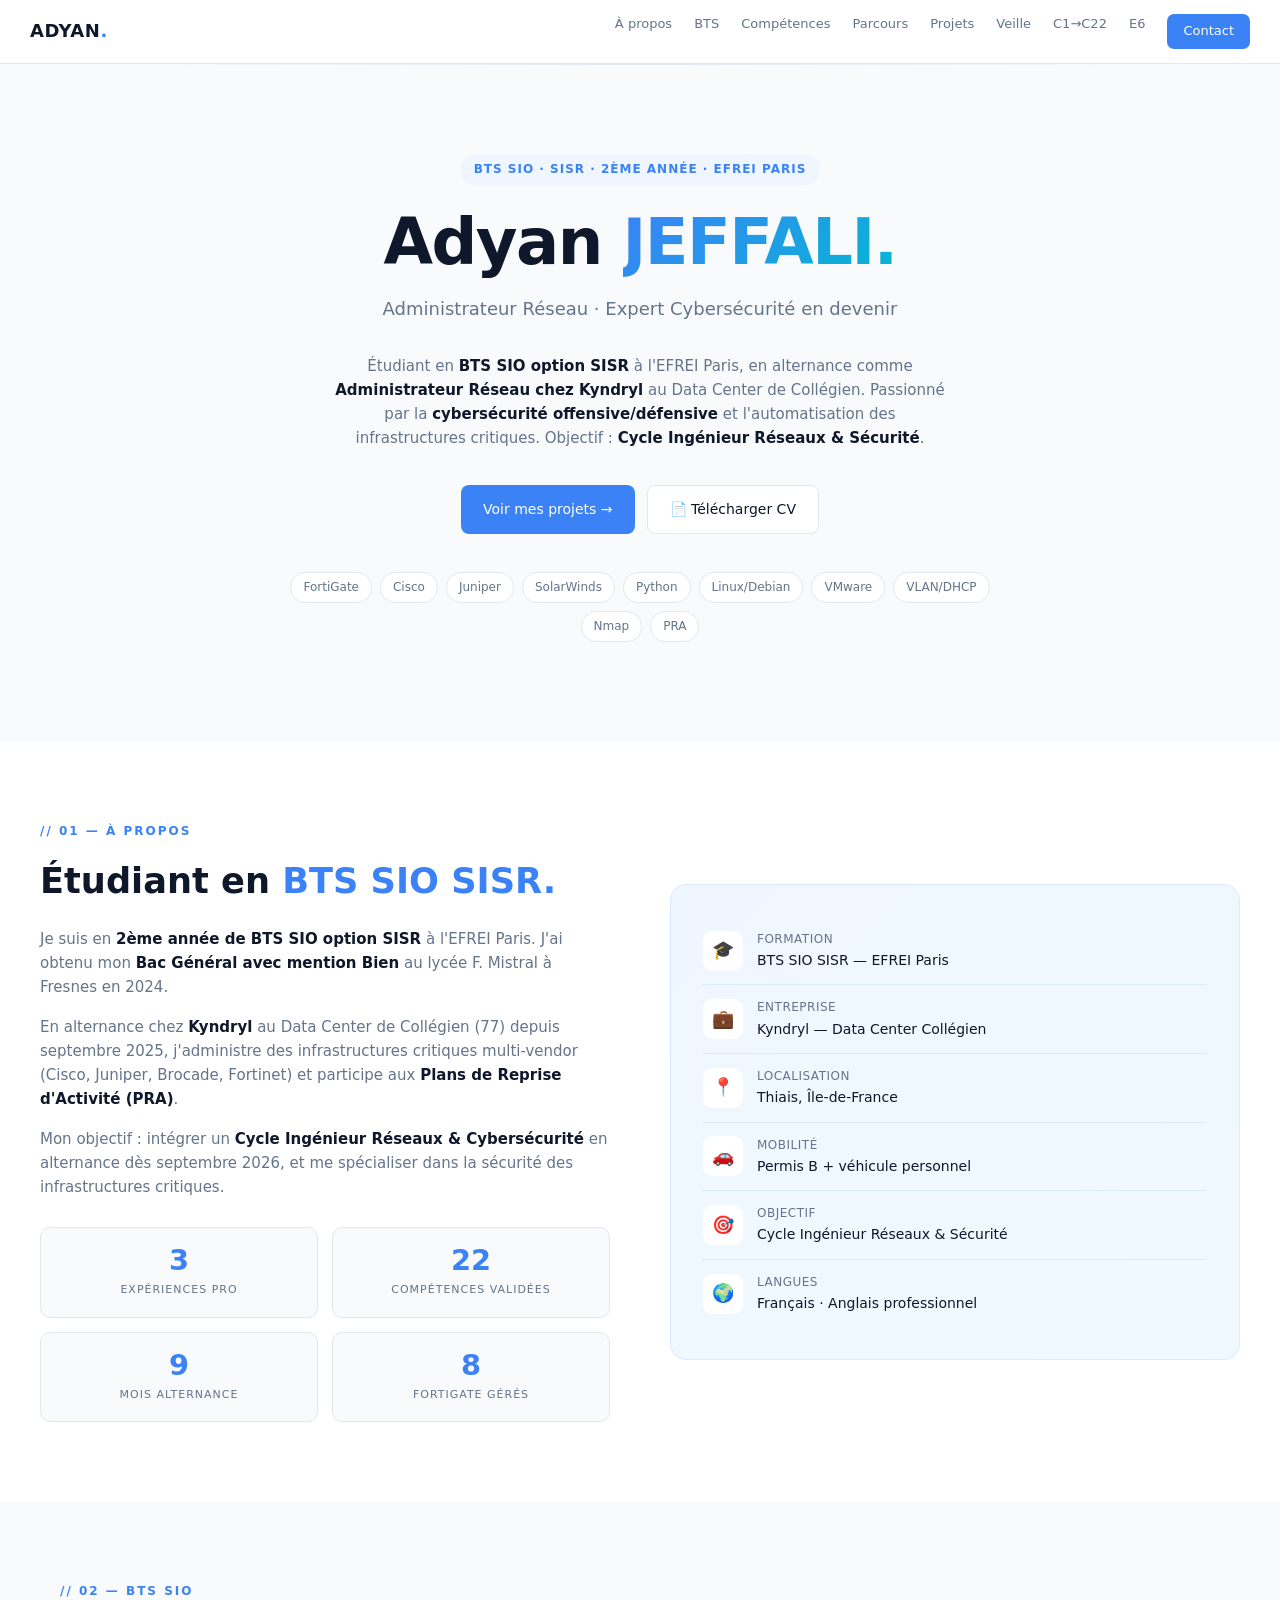
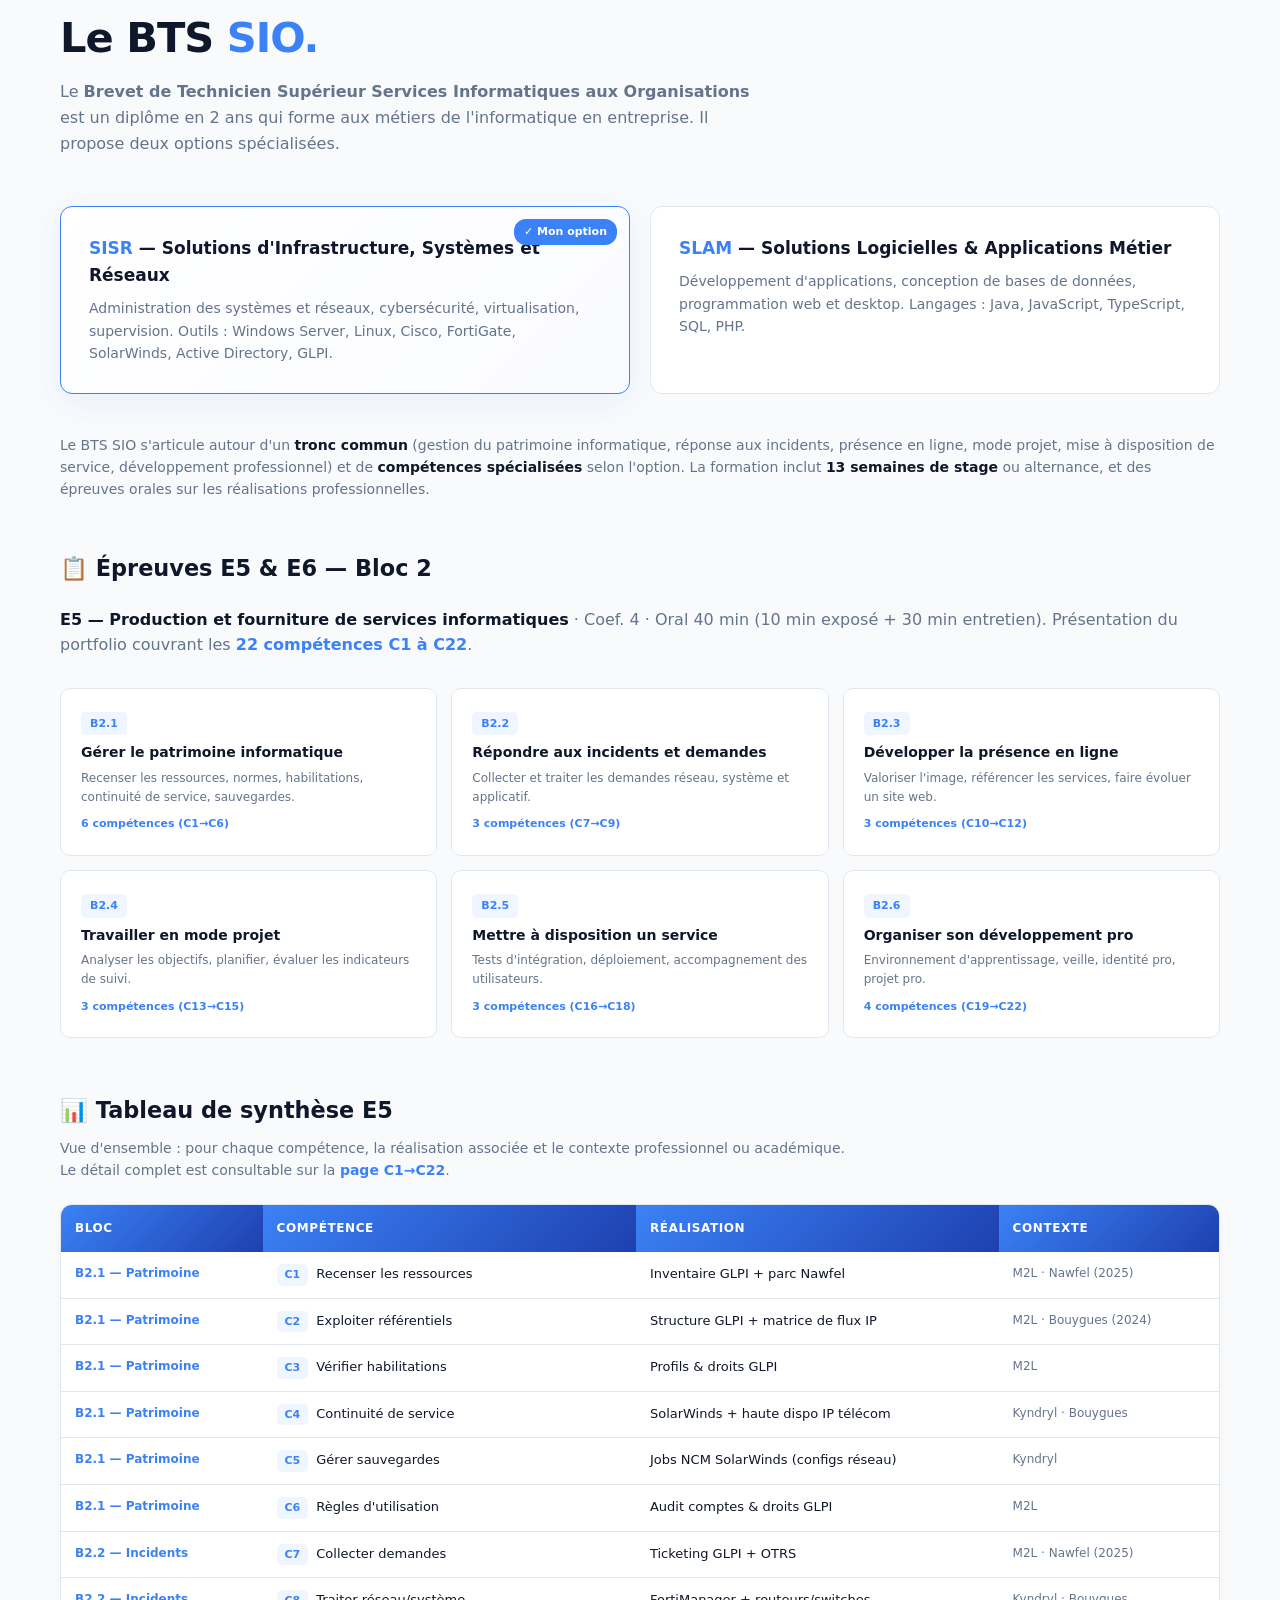
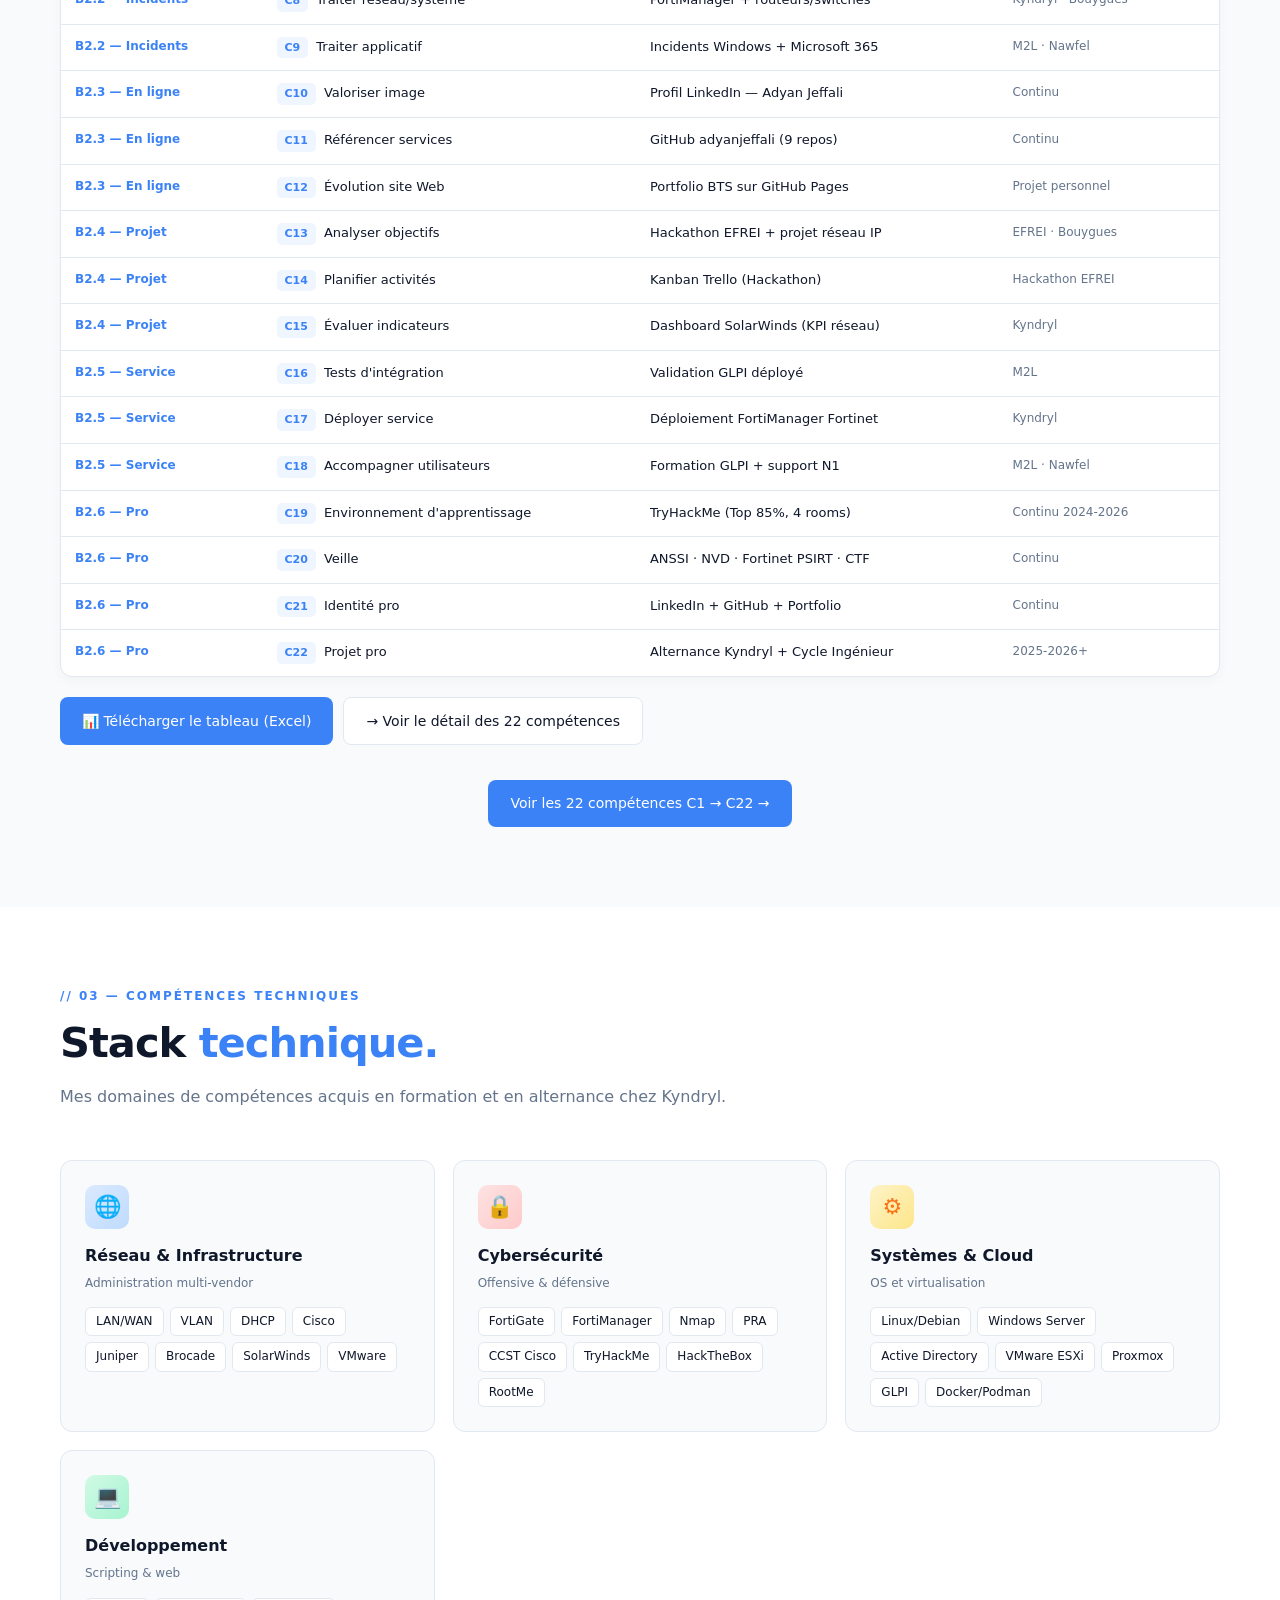
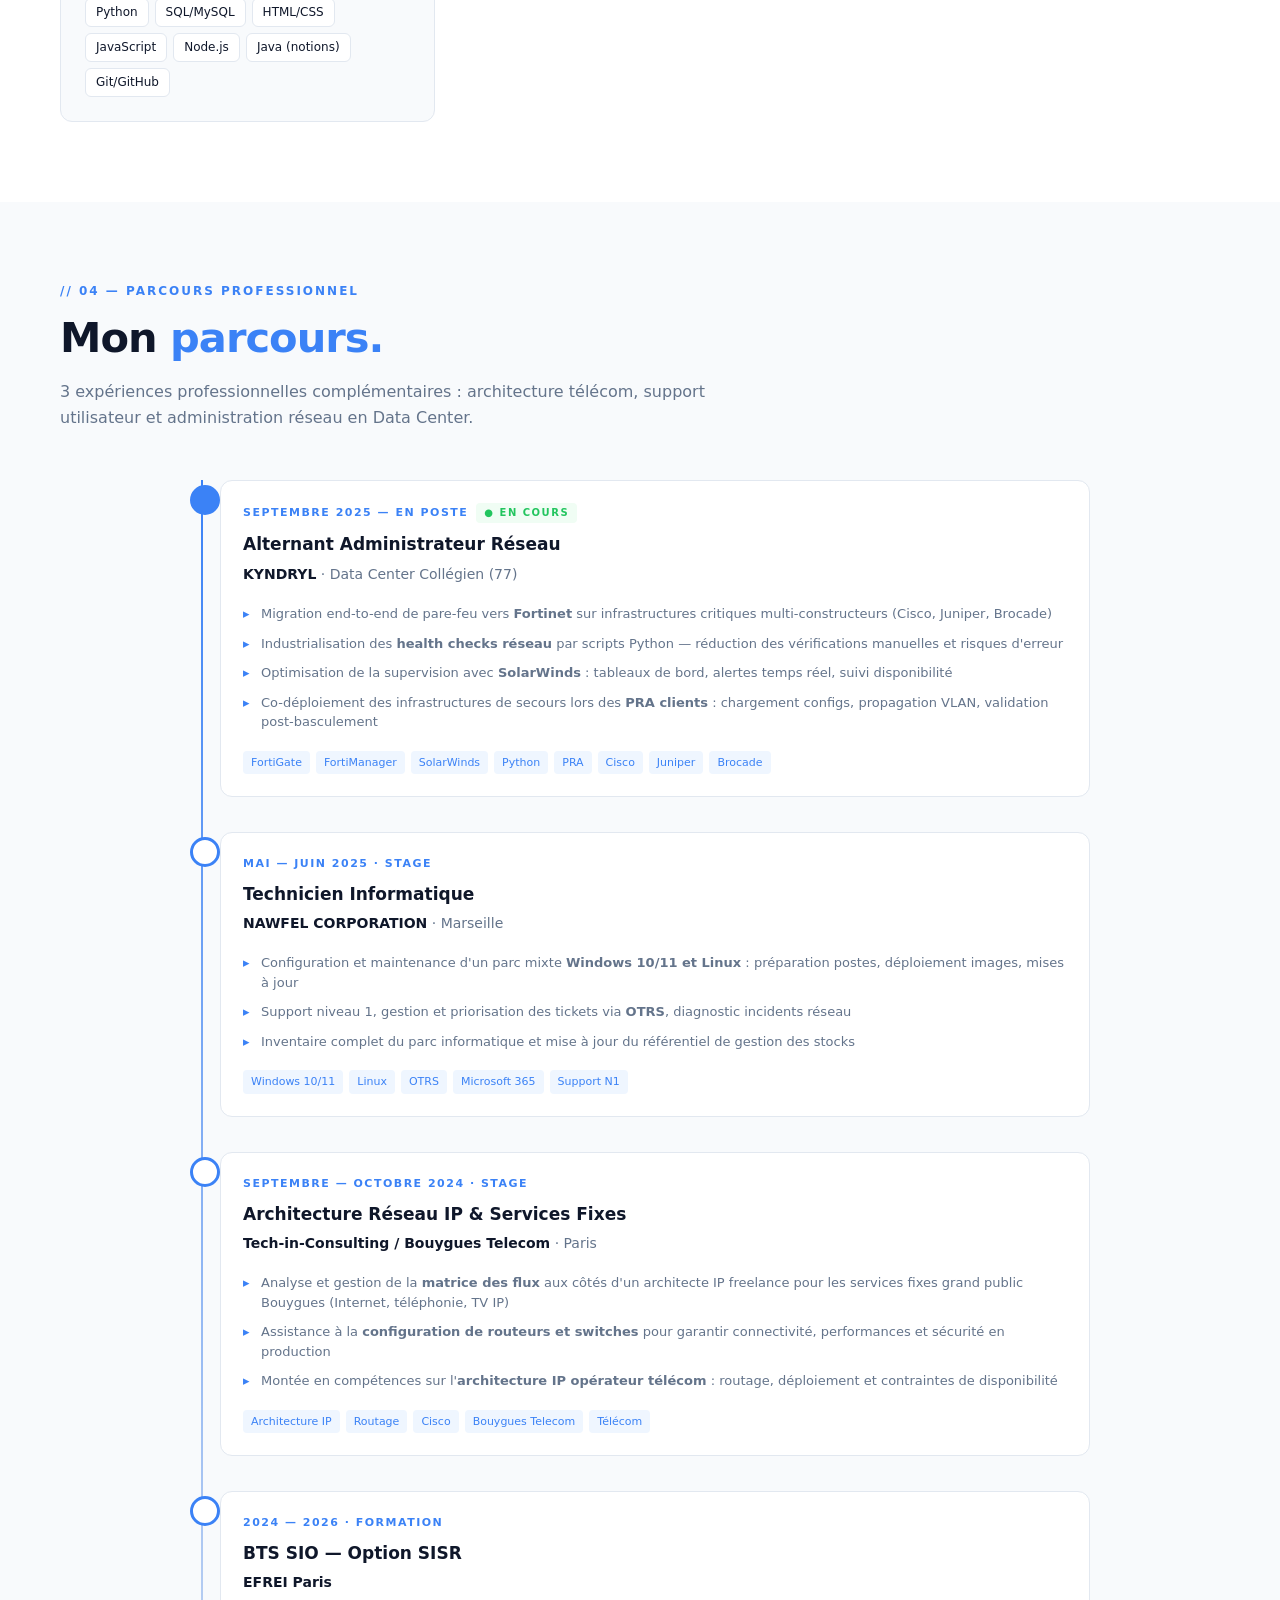
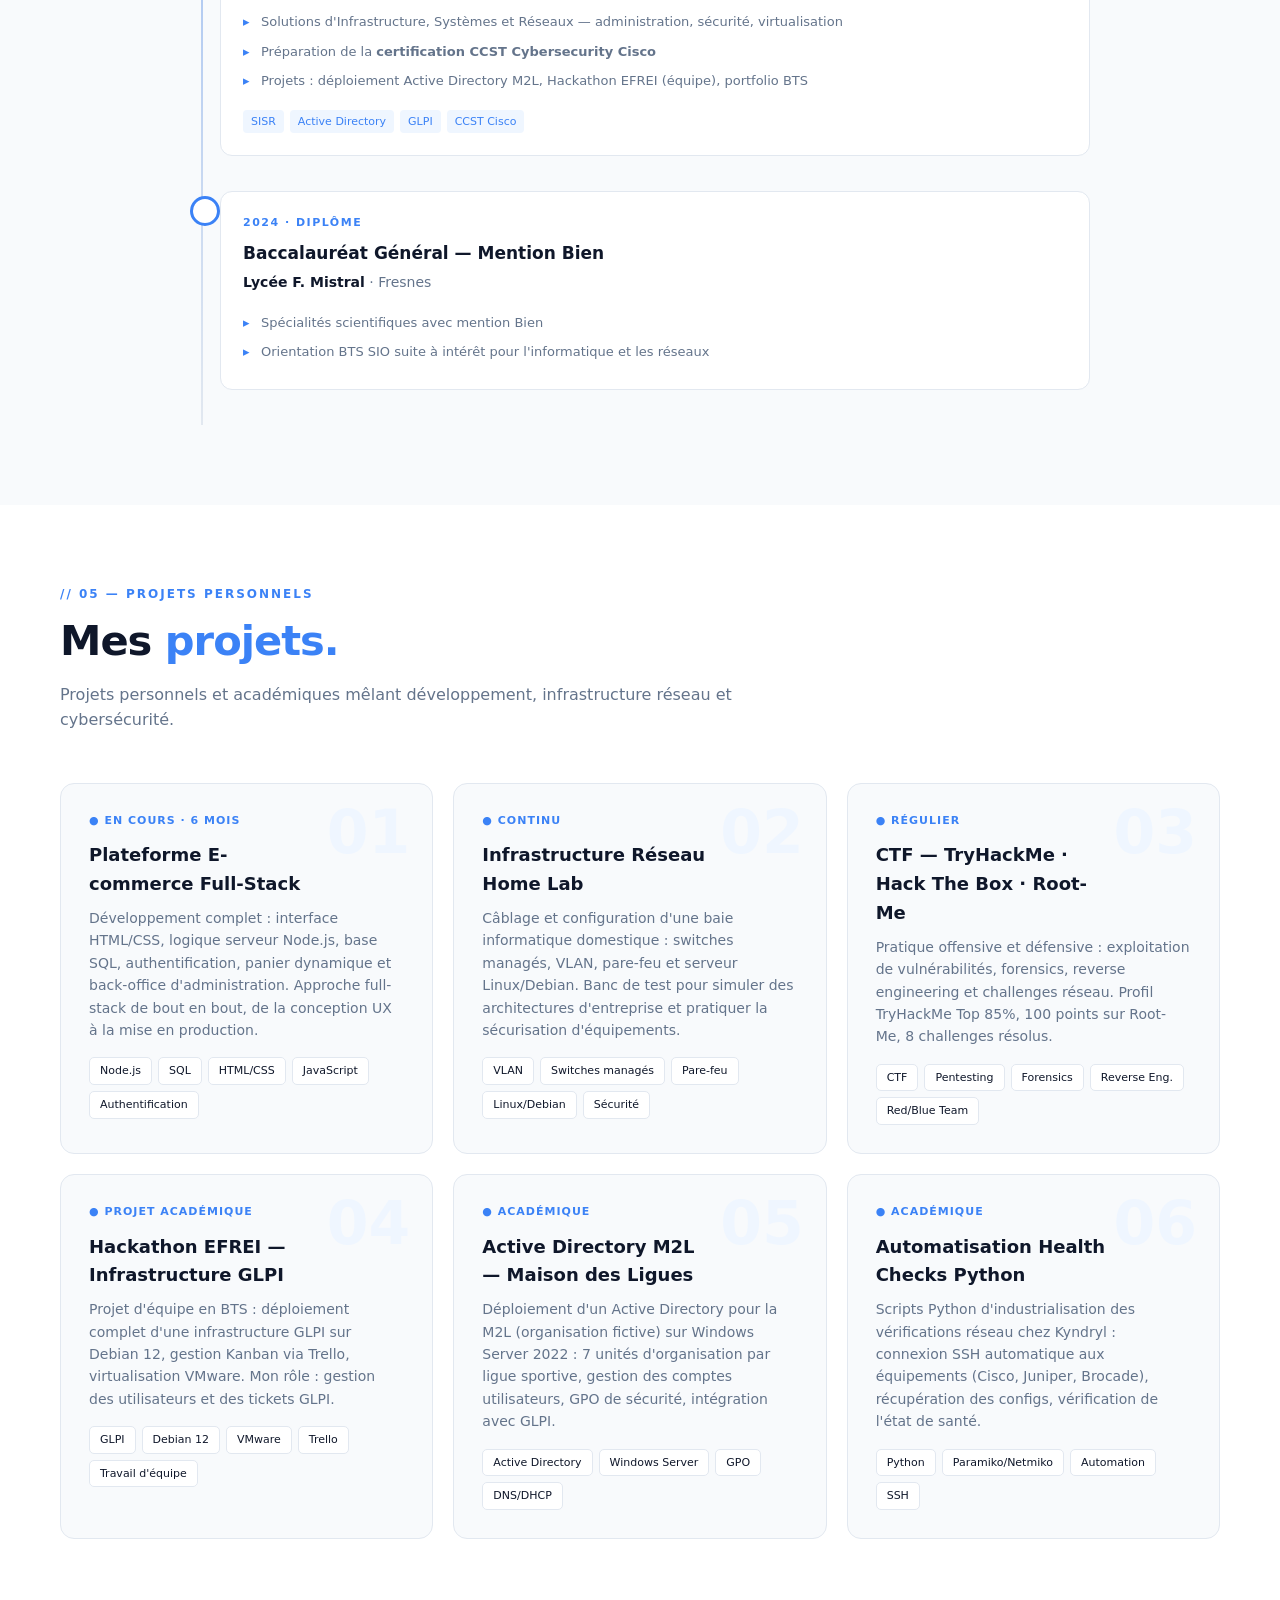
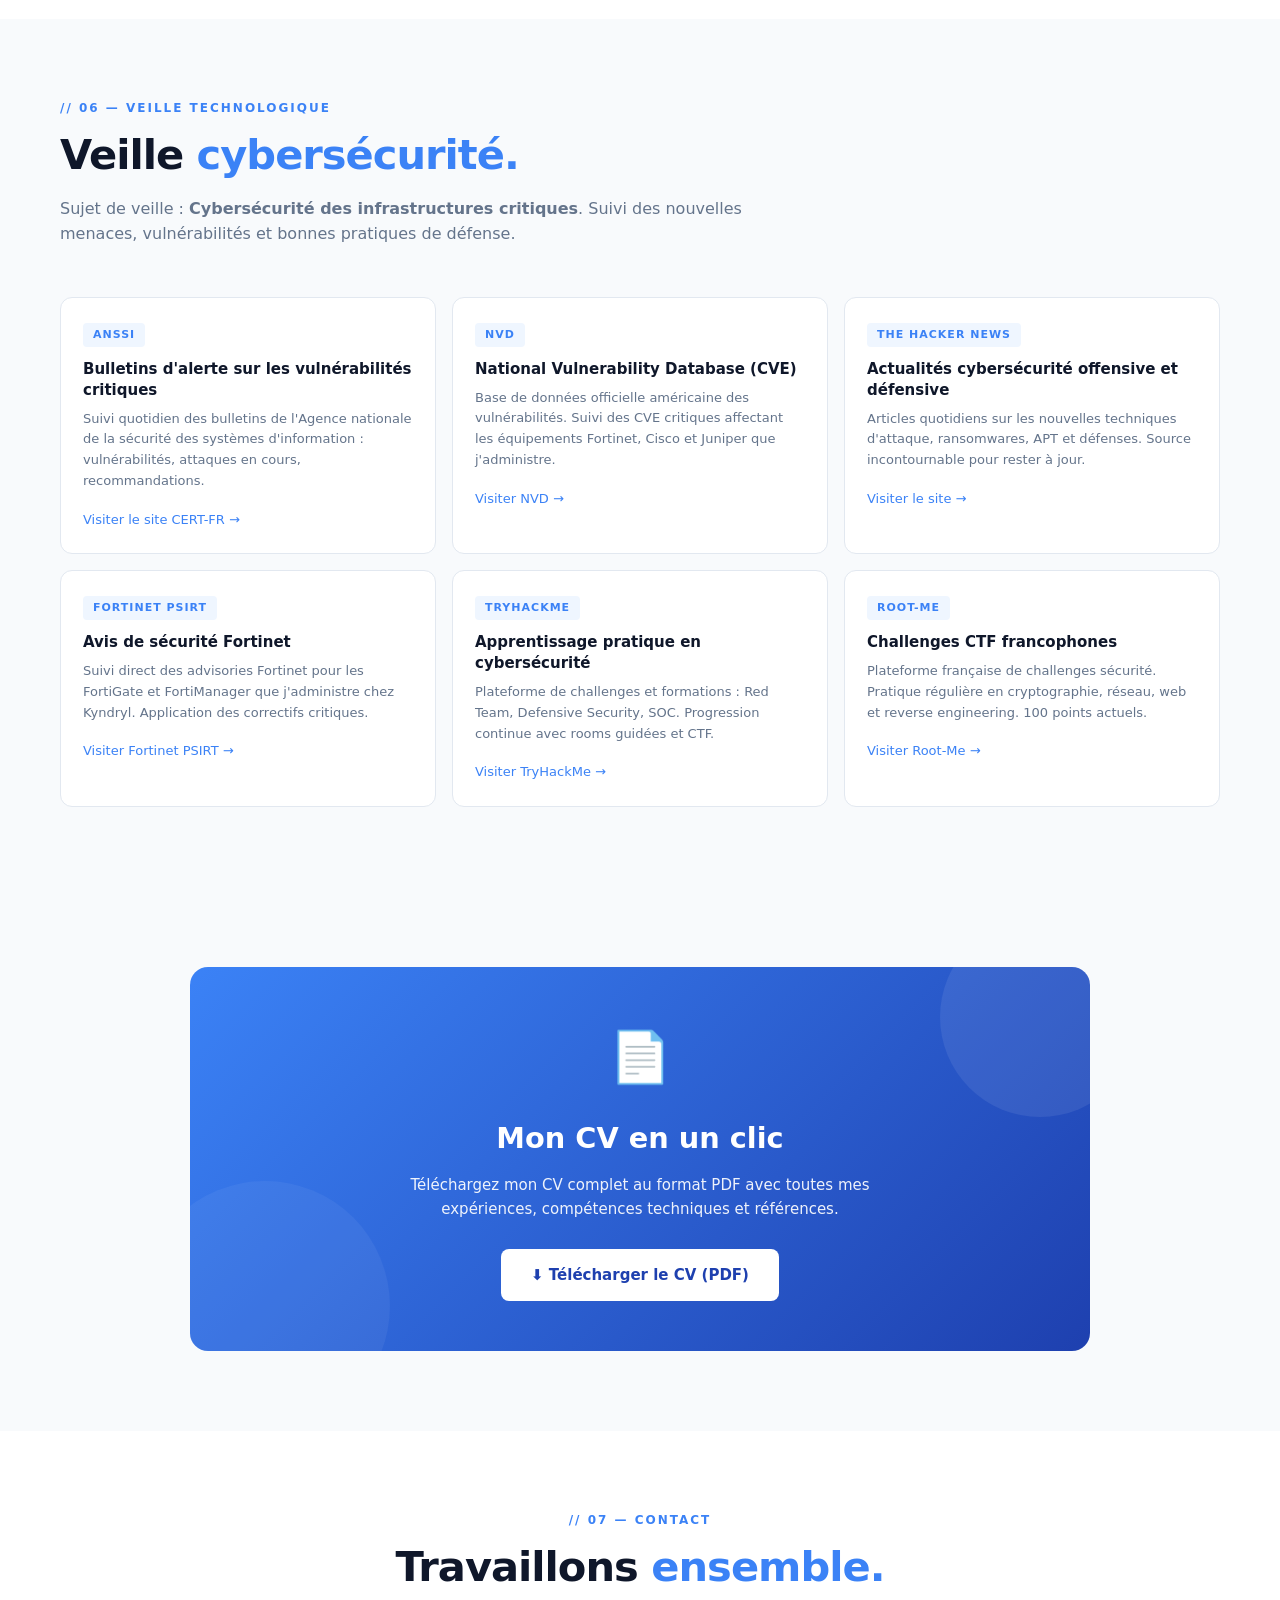
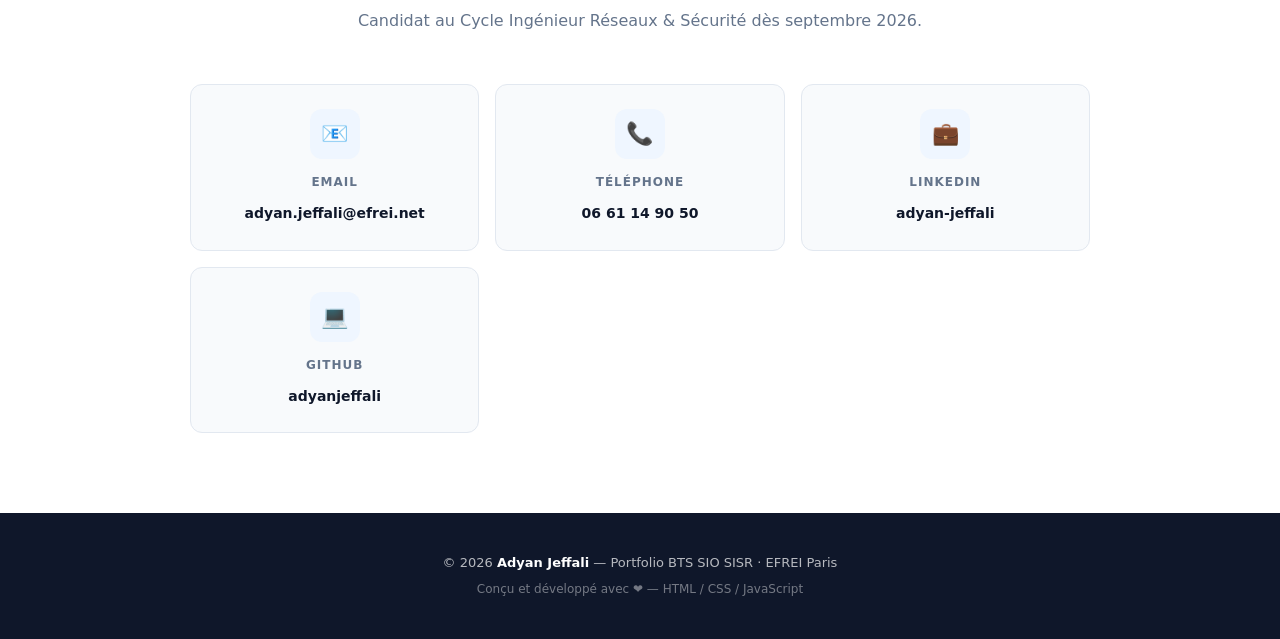
<file: index.html>
<!DOCTYPE html>
<html lang="fr">
<head>
<meta charset="UTF-8">
<meta name="viewport" content="width=device-width, initial-scale=1.0">
<title>Adyan Jeffali — BTS SIO SISR · Portfolio</title>
<meta name="description" content="Portfolio d'Adyan Jeffali, étudiant en BTS SIO SISR à l'EFREI Paris. Alternant Administrateur Réseau chez Kyndryl. Réseaux, Cybersécurité, FortiGate, SolarWinds.">
<style>
* { margin: 0; padding: 0; box-sizing: border-box; }
:root {
  --bg: #f8fafc; --card: #ffffff; --text: #0f172a; --muted: #64748b; --line: #e2e8f0;
  --accent: #3b82f6; --accent-light: #eff6ff; --accent-dark: #1e40af;
  --green: #22c55e; --green-light: #f0fdf4;
  --orange: #f97316; --red: #ef4444;
}
html { scroll-behavior: smooth; }
body { font-family: 'Segoe UI', system-ui, -apple-system, sans-serif; background: var(--bg); color: var(--text); line-height: 1.6; }
a { text-decoration: none; color: inherit; }

/* NAVBAR */
nav { position: sticky; top: 0; z-index: 100; background: rgba(255, 255, 255, 0.92); backdrop-filter: blur(10px); border-bottom: 1px solid var(--line); padding: 14px 30px; display: flex; justify-content: space-between; align-items: center; }
.brand { font-weight: 700; font-size: 18px; color: var(--text); letter-spacing: 0.5px; }
.brand span { color: var(--accent); }
.nav-links { display: flex; gap: 22px; font-size: 13px; }
.nav-links a { color: var(--muted); transition: color 0.2s; }
.nav-links a:hover { color: var(--accent); }
.nav-cta { background: var(--accent); color: white !important; padding: 7px 16px; border-radius: 7px; font-weight: 500; transition: all 0.2s; }
.nav-cta:hover { background: var(--accent-dark); }
.menu-toggle { display: none; background: none; border: none; font-size: 22px; color: var(--text); cursor: pointer; }

/* HERO */
.hero { padding: 90px 20px 100px; text-align: center; max-width: 1100px; margin: 0 auto; position: relative; }
.hero::before { content: ''; position: absolute; top: 0; left: 50%; transform: translateX(-50%); width: 90%; height: 1px; background: linear-gradient(90deg, transparent, var(--line), transparent); }
.hero-tag { display: inline-block; background: var(--accent-light); color: var(--accent); padding: 6px 14px; border-radius: 20px; font-size: 12px; font-weight: 600; letter-spacing: 1px; margin-bottom: 22px; text-transform: uppercase; }
.hero h1 { font-size: clamp(2.4rem, 5vw, 4rem); font-weight: 800; letter-spacing: -1.5px; line-height: 1.1; margin-bottom: 18px; }
.hero h1 span { background: linear-gradient(135deg, var(--accent) 0%, #06b6d4 100%); -webkit-background-clip: text; -webkit-text-fill-color: transparent; background-clip: text; }
.hero-sub { font-size: 18px; color: var(--muted); margin-bottom: 30px; font-weight: 500; }
.hero-desc { max-width: 620px; margin: 0 auto 35px; color: var(--muted); font-size: 15px; }
.hero-desc strong { color: var(--text); font-weight: 600; }
.hero-cta { display: flex; gap: 12px; justify-content: center; flex-wrap: wrap; margin-bottom: 38px; }
.btn { display: inline-flex; align-items: center; gap: 8px; padding: 12px 22px; border-radius: 8px; font-weight: 500; font-size: 14px; transition: all 0.25s; cursor: pointer; border: none; }
.btn-primary { background: var(--accent); color: white; }
.btn-primary:hover { background: var(--accent-dark); transform: translateY(-2px); box-shadow: 0 10px 25px rgba(59, 130, 246, 0.3); }
.btn-outline { background: white; color: var(--text); border: 1px solid var(--line); }
.btn-outline:hover { border-color: var(--accent); color: var(--accent); }
.hero-techs { display: flex; gap: 8px; justify-content: center; flex-wrap: wrap; max-width: 700px; margin: 0 auto; }
.tech-pill { background: white; border: 1px solid var(--line); padding: 5px 12px; border-radius: 15px; font-size: 12px; color: var(--muted); }

/* SECTIONS */
section { padding: 80px 20px; max-width: 1200px; margin: 0 auto; }
.section-label { font-size: 12px; color: var(--accent); text-transform: uppercase; letter-spacing: 2px; font-weight: 600; margin-bottom: 12px; }
.section-title { font-size: clamp(1.8rem, 3.5vw, 2.6rem); font-weight: 700; letter-spacing: -1px; margin-bottom: 16px; line-height: 1.2; }
.section-title em { color: var(--accent); font-style: normal; }
.section-desc { color: var(--muted); font-size: 16px; max-width: 700px; margin-bottom: 50px; }

/* ABOUT */
#about { background: white; max-width: none; }
.about-wrap { max-width: 1200px; margin: 0 auto; display: grid; grid-template-columns: 1fr 1fr; gap: 60px; align-items: center; }
.about-text h2 { font-size: 2.2rem; margin-bottom: 18px; }
.about-text h2 em { color: var(--accent); font-style: normal; }
.about-text p { color: var(--muted); margin-bottom: 16px; font-size: 15px; }
.about-text strong { color: var(--text); font-weight: 600; }
.about-stats { display: grid; grid-template-columns: repeat(2, 1fr); gap: 14px; margin-top: 28px; }
.stat-box { background: var(--bg); border: 1px solid var(--line); border-radius: 10px; padding: 18px; text-align: center; }
.stat-box .num { font-size: 1.8rem; font-weight: 700; color: var(--accent); line-height: 1; }
.stat-box .lbl { font-size: 11px; color: var(--muted); text-transform: uppercase; margin-top: 6px; letter-spacing: 1px; }
.about-info { background: linear-gradient(135deg, var(--accent-light) 0%, #f0f9ff 100%); border-radius: 16px; padding: 32px; border: 1px solid #dbeafe; }
.about-info-row { display: flex; align-items: center; gap: 14px; padding: 13px 0; border-bottom: 1px solid #dbeafe; font-size: 14px; }
.about-info-row:last-child { border-bottom: none; }
.about-info-row .icon { width: 40px; height: 40px; background: white; border-radius: 9px; display: flex; align-items: center; justify-content: center; font-size: 18px; flex-shrink: 0; }
.about-info-row .label { color: var(--muted); font-size: 12px; text-transform: uppercase; letter-spacing: 0.5px; }
.about-info-row .value { color: var(--text); font-weight: 500; }

/* BTS */
.bts-options { display: grid; grid-template-columns: 1fr 1fr; gap: 20px; margin: 40px 0; }
.bts-card { background: white; border: 1px solid var(--line); border-radius: 12px; padding: 28px; transition: all 0.25s; position: relative; overflow: hidden; }
.bts-card.active { border-color: var(--accent); background: linear-gradient(135deg, white 0%, #fafbff 100%); box-shadow: 0 8px 30px rgba(59, 130, 246, 0.08); }
.bts-card.active::before { content: '✓ Mon option'; position: absolute; top: 12px; right: 12px; background: var(--accent); color: white; font-size: 11px; padding: 4px 10px; border-radius: 12px; font-weight: 600; }
.bts-card h4 { font-size: 17px; font-weight: 700; margin-bottom: 8px; color: var(--text); }
.bts-card h4 .opt { color: var(--accent); }
.bts-card p { color: var(--muted); font-size: 14px; }
.bts-blocs { display: grid; grid-template-columns: repeat(auto-fit, minmax(280px, 1fr)); gap: 14px; margin-top: 30px; }
.bts-bloc { background: white; border: 1px solid var(--line); border-radius: 10px; padding: 20px; transition: all 0.2s; }
.bts-bloc:hover { border-color: var(--accent); transform: translateY(-3px); }
.bts-bloc .b-num { display: inline-block; background: var(--accent-light); color: var(--accent); font-size: 11px; font-weight: 700; padding: 3px 9px; border-radius: 5px; margin-bottom: 8px; }
.bts-bloc h5 { font-size: 14px; font-weight: 600; margin-bottom: 6px; line-height: 1.4; }
.bts-bloc p { font-size: 12px; color: var(--muted); }
.bts-bloc .nb-comp { display: inline-block; margin-top: 8px; font-size: 11px; color: var(--accent); font-weight: 600; }
.bts-link-wrap { text-align: center; margin-top: 35px; }

/* TABLEAU DE SYNTHESE E5 */
.synth-title { font-size: 1.4rem; font-weight: 700; margin: 55px 0 8px; }
.synth-desc { color: var(--muted); font-size: 14px; margin-bottom: 22px; max-width: 800px; }
.synth-wrap { overflow-x: auto; border: 1px solid var(--line); border-radius: 12px; background: white; box-shadow: 0 4px 12px rgba(0, 0, 0, 0.03); }
.synth-table { width: 100%; border-collapse: collapse; font-size: 13px; }
.synth-table thead th { background: linear-gradient(135deg, var(--accent) 0%, var(--accent-dark) 100%); color: white; padding: 14px 14px; text-align: left; font-weight: 600; font-size: 12px; text-transform: uppercase; letter-spacing: 0.6px; }
.synth-table tbody td { padding: 12px 14px; border-bottom: 1px solid var(--line); color: var(--text); vertical-align: top; }
.synth-table tbody tr:last-child td { border-bottom: none; }
.synth-table tbody tr:hover td { background: var(--accent-light); }
.synth-table .bloc-cell { font-weight: 600; color: var(--accent); white-space: nowrap; font-size: 12px; }
.synth-table .comp-id { display: inline-block; background: var(--accent-light); color: var(--accent); padding: 2px 8px; border-radius: 5px; font-size: 11px; font-weight: 700; margin-right: 8px; vertical-align: middle; }
.synth-table .comp-name { font-weight: 500; }
.synth-table .real-cell { color: var(--text); font-size: 13px; }
.synth-table .ctx-cell { color: var(--muted); font-size: 12px; white-space: nowrap; }
.synth-actions { display: flex; gap: 10px; margin-top: 20px; flex-wrap: wrap; }

/* SKILLS */
#skills { background: white; max-width: none; padding-left: 0; padding-right: 0; }
.skills-wrap { max-width: 1200px; margin: 0 auto; padding: 0 20px; }
.skills-grid { display: grid; grid-template-columns: repeat(auto-fit, minmax(280px, 1fr)); gap: 18px; }
.skill-card { background: var(--bg); border: 1px solid var(--line); border-radius: 12px; padding: 24px; transition: all 0.25s; }
.skill-card:hover { transform: translateY(-4px); box-shadow: 0 12px 30px rgba(0, 0, 0, 0.06); border-color: var(--accent); }
.skill-icon { width: 44px; height: 44px; border-radius: 10px; display: flex; align-items: center; justify-content: center; font-size: 22px; margin-bottom: 14px; }
.sk-1 { background: linear-gradient(135deg, #dbeafe, #bfdbfe); color: var(--accent); }
.sk-2 { background: linear-gradient(135deg, #fee2e2, #fecaca); color: var(--red); }
.sk-3 { background: linear-gradient(135deg, #fef3c7, #fde68a); color: var(--orange); }
.sk-4 { background: linear-gradient(135deg, #d1fae5, #a7f3d0); color: var(--green); }
.skill-card h4 { font-size: 16px; font-weight: 700; margin-bottom: 6px; }
.skill-card p { color: var(--muted); font-size: 12px; margin-bottom: 14px; }
.skill-list { display: flex; flex-wrap: wrap; gap: 6px; }
.skill-pill { background: white; border: 1px solid var(--line); padding: 4px 10px; border-radius: 6px; font-size: 12px; color: var(--text); font-weight: 500; }

/* PARCOURS */
.timeline { position: relative; padding-left: 30px; max-width: 900px; margin: 0 auto; }
.timeline::before { content: ''; position: absolute; left: 11px; top: 0; bottom: 0; width: 2px; background: linear-gradient(180deg, var(--accent), var(--line)); }
.tl-item { position: relative; padding-bottom: 35px; }
.tl-item::before { content: ''; position: absolute; left: -30px; top: 5px; width: 24px; height: 24px; border-radius: 50%; background: white; border: 3px solid var(--accent); }
.tl-item.current::before { background: var(--accent); animation: pulse 2s infinite; }
@keyframes pulse { 0%, 100% { box-shadow: 0 0 0 0 rgba(59, 130, 246, 0.4); } 50% { box-shadow: 0 0 0 8px rgba(59, 130, 246, 0); } }
.tl-card { background: white; border: 1px solid var(--line); border-radius: 12px; padding: 22px; transition: all 0.2s; }
.tl-card:hover { border-color: var(--accent); transform: translateX(4px); }
.tl-period { font-size: 11px; color: var(--accent); text-transform: uppercase; letter-spacing: 1.5px; font-weight: 700; margin-bottom: 8px; }
.tl-current-tag { display: inline-block; background: var(--green-light); color: var(--green); font-size: 10px; font-weight: 700; padding: 2px 8px; border-radius: 4px; margin-left: 8px; text-transform: uppercase; }
.tl-card h4 { font-size: 17px; font-weight: 700; margin-bottom: 4px; }
.tl-card .tl-company { color: var(--muted); font-size: 14px; margin-bottom: 14px; }
.tl-card .tl-company strong { color: var(--text); }
.tl-card ul { list-style: none; }
.tl-card li { font-size: 13px; color: var(--muted); padding: 5px 0 5px 18px; position: relative; line-height: 1.5; }
.tl-card li::before { content: '▸'; position: absolute; left: 0; color: var(--accent); }
.tl-tags { display: flex; flex-wrap: wrap; gap: 6px; margin-top: 14px; }
.tl-tag { background: var(--accent-light); color: var(--accent); font-size: 11px; padding: 3px 8px; border-radius: 4px; font-weight: 500; }

/* PROJETS */
#projets { background: white; max-width: none; padding-left: 0; padding-right: 0; }
.projets-wrap { max-width: 1200px; margin: 0 auto; padding: 0 20px; }
.proj-grid { display: grid; grid-template-columns: repeat(auto-fit, minmax(320px, 1fr)); gap: 20px; }
.proj-card { background: var(--bg); border: 1px solid var(--line); border-radius: 14px; padding: 28px; transition: all 0.25s; position: relative; overflow: hidden; }
.proj-card:hover { transform: translateY(-5px); box-shadow: 0 15px 40px rgba(0, 0, 0, 0.08); }
.proj-num { position: absolute; top: 18px; right: 22px; font-size: 60px; font-weight: 800; color: var(--accent-light); line-height: 1; }
.proj-card h4 { font-size: 18px; font-weight: 700; margin-bottom: 8px; padding-right: 80px; }
.proj-card .proj-status { font-size: 11px; color: var(--accent); text-transform: uppercase; letter-spacing: 1px; font-weight: 700; margin-bottom: 12px; }
.proj-card p { color: var(--muted); font-size: 14px; margin-bottom: 16px; line-height: 1.6; }
.proj-tags { display: flex; flex-wrap: wrap; gap: 6px; }
.proj-tag { background: white; border: 1px solid var(--line); color: var(--text); font-size: 11px; padding: 4px 10px; border-radius: 5px; font-weight: 500; }

/* VEILLE */
.veille-grid { display: grid; grid-template-columns: repeat(auto-fit, minmax(280px, 1fr)); gap: 16px; }
.veille-card { background: white; border: 1px solid var(--line); border-radius: 12px; padding: 22px; transition: all 0.2s; }
.veille-card:hover { border-color: var(--accent); transform: translateY(-3px); }
.veille-source { display: inline-block; background: var(--accent-light); color: var(--accent); font-size: 11px; font-weight: 600; padding: 3px 10px; border-radius: 4px; margin-bottom: 12px; text-transform: uppercase; letter-spacing: 1px; }
.veille-card h4 { font-size: 15px; font-weight: 700; margin-bottom: 8px; line-height: 1.4; }
.veille-card p { color: var(--muted); font-size: 13px; line-height: 1.6; margin-bottom: 14px; }
.veille-link { display: inline-flex; align-items: center; gap: 6px; color: var(--accent); font-size: 13px; font-weight: 500; }
.veille-link:hover { text-decoration: underline; }

/* CV */
.cv-block { background: linear-gradient(135deg, var(--accent) 0%, var(--accent-dark) 100%); border-radius: 18px; padding: 50px; color: white; text-align: center; max-width: 900px; margin: 0 auto; position: relative; overflow: hidden; }
.cv-block::before { content: ''; position: absolute; top: -50px; right: -50px; width: 200px; height: 200px; background: rgba(255, 255, 255, 0.08); border-radius: 50%; }
.cv-block::after { content: ''; position: absolute; bottom: -80px; left: -50px; width: 250px; height: 250px; background: rgba(255, 255, 255, 0.05); border-radius: 50%; }
.cv-block > * { position: relative; z-index: 1; }
.cv-icon { font-size: 50px; margin-bottom: 18px; }
.cv-block h3 { font-size: 1.8rem; font-weight: 700; margin-bottom: 12px; }
.cv-block p { font-size: 15px; opacity: 0.92; margin-bottom: 28px; max-width: 500px; margin-left: auto; margin-right: auto; }
.btn-cv { background: white; color: var(--accent-dark); padding: 14px 30px; font-weight: 600; font-size: 15px; }
.btn-cv:hover { background: rgba(255, 255, 255, 0.95); transform: translateY(-2px); }

/* CONTACT */
#contact { background: white; max-width: none; padding-left: 0; padding-right: 0; }
.contact-wrap { max-width: 1200px; margin: 0 auto; padding: 0 20px; }
.contact-grid { display: grid; grid-template-columns: repeat(auto-fit, minmax(220px, 1fr)); gap: 16px; max-width: 900px; margin: 0 auto; }
.contact-card { background: var(--bg); border: 1px solid var(--line); border-radius: 12px; padding: 24px; text-align: center; transition: all 0.25s; }
.contact-card:hover { transform: translateY(-4px); border-color: var(--accent); box-shadow: 0 10px 25px rgba(59, 130, 246, 0.1); }
.contact-icon { width: 50px; height: 50px; background: var(--accent-light); border-radius: 12px; display: inline-flex; align-items: center; justify-content: center; font-size: 22px; margin-bottom: 14px; }
.contact-card h4 { font-size: 12px; color: var(--muted); text-transform: uppercase; letter-spacing: 1px; margin-bottom: 8px; }
.contact-card a, .contact-card span { color: var(--text); font-weight: 600; font-size: 14px; word-break: break-word; }
.contact-card a:hover { color: var(--accent); }

/* FOOTER */
footer { background: var(--text); color: rgba(255, 255, 255, 0.7); padding: 40px 20px; text-align: center; font-size: 13px; }
footer strong { color: white; }

@media (max-width: 768px) {
  .nav-links { display: none; }
  .menu-toggle { display: block; }
  .nav-links.open { display: flex; position: absolute; top: 60px; left: 0; right: 0; flex-direction: column; background: white; padding: 18px 30px; border-top: 1px solid var(--line); box-shadow: 0 8px 20px rgba(0, 0, 0, 0.05); }
  .about-wrap { grid-template-columns: 1fr; }
  .bts-options { grid-template-columns: 1fr; }
  section { padding: 60px 18px; }
  .hero { padding: 50px 18px 70px; }
  .synth-table { font-size: 11px; }
  .synth-table thead th, .synth-table tbody td { padding: 8px 8px; }
  .synth-table .ctx-cell { white-space: normal; }
}
</style>
</head>
<body>

<nav>
  <a href="#hero" class="brand">ADYAN<span>.</span></a>
  <button class="menu-toggle" onclick="document.getElementById('nl').classList.toggle('open')">☰</button>
  <div class="nav-links" id="nl">
    <a href="#about">À propos</a>
    <a href="#bts">BTS</a>
    <a href="#skills">Compétences</a>
    <a href="#parcours">Parcours</a>
    <a href="#projets">Projets</a>
    <a href="#veille">Veille</a>
    <a href="epreuve-e5.html">C1→C22</a>
    <a href="e6.html">E6</a>
    <a href="#contact" class="nav-cta">Contact</a>
  </div>
</nav>

<!-- HERO -->
<section class="hero" id="hero">
  <div class="hero-tag">BTS SIO · SISR · 2ème année · EFREI Paris</div>
  <h1>Adyan <span>JEFFALI.</span></h1>
  <p class="hero-sub">Administrateur Réseau · Expert Cybersécurité en devenir</p>
  <p class="hero-desc">Étudiant en <strong>BTS SIO option SISR</strong> à l'EFREI Paris, en alternance comme <strong>Administrateur Réseau chez Kyndryl</strong> au Data Center de Collégien. Passionné par la <strong>cybersécurité offensive/défensive</strong> et l'automatisation des infrastructures critiques. Objectif : <strong>Cycle Ingénieur Réseaux & Sécurité</strong>.</p>
  <div class="hero-cta">
    <a href="#projets" class="btn btn-primary">Voir mes projets →</a>
    <a href="Adyan_JEFFALI_CV_v2.pdf" download class="btn btn-outline">📄 Télécharger CV</a>
  </div>
  <div class="hero-techs">
    <span class="tech-pill">FortiGate</span>
    <span class="tech-pill">Cisco</span>
    <span class="tech-pill">Juniper</span>
    <span class="tech-pill">SolarWinds</span>
    <span class="tech-pill">Python</span>
    <span class="tech-pill">Linux/Debian</span>
    <span class="tech-pill">VMware</span>
    <span class="tech-pill">VLAN/DHCP</span>
    <span class="tech-pill">Nmap</span>
    <span class="tech-pill">PRA</span>
  </div>
</section>

<!-- ABOUT -->
<section id="about">
  <div class="about-wrap">
    <div class="about-text">
      <div class="section-label">// 01 — À propos</div>
      <h2>Étudiant en <em>BTS SIO SISR.</em></h2>
      <p>Je suis en <strong>2ème année de BTS SIO option SISR</strong> à l'EFREI Paris. J'ai obtenu mon <strong>Bac Général avec mention Bien</strong> au lycée F. Mistral à Fresnes en 2024.</p>
      <p>En alternance chez <strong>Kyndryl</strong> au Data Center de Collégien (77) depuis septembre 2025, j'administre des infrastructures critiques multi-vendor (Cisco, Juniper, Brocade, Fortinet) et participe aux <strong>Plans de Reprise d'Activité (PRA)</strong>.</p>
      <p>Mon objectif : intégrer un <strong>Cycle Ingénieur Réseaux & Cybersécurité</strong> en alternance dès septembre 2026, et me spécialiser dans la sécurité des infrastructures critiques.</p>
      <div class="about-stats">
        <div class="stat-box"><div class="num">3</div><div class="lbl">Expériences pro</div></div>
        <div class="stat-box"><div class="num">22</div><div class="lbl">Compétences validées</div></div>
        <div class="stat-box"><div class="num">9</div><div class="lbl">Mois alternance</div></div>
        <div class="stat-box"><div class="num">8</div><div class="lbl">FortiGate gérés</div></div>
      </div>
    </div>
    <div class="about-info">
      <div class="about-info-row">
        <div class="icon">🎓</div>
        <div><div class="label">Formation</div><div class="value">BTS SIO SISR — EFREI Paris</div></div>
      </div>
      <div class="about-info-row">
        <div class="icon">💼</div>
        <div><div class="label">Entreprise</div><div class="value">Kyndryl — Data Center Collégien</div></div>
      </div>
      <div class="about-info-row">
        <div class="icon">📍</div>
        <div><div class="label">Localisation</div><div class="value">Thiais, Île-de-France</div></div>
      </div>
      <div class="about-info-row">
        <div class="icon">🚗</div>
        <div><div class="label">Mobilité</div><div class="value">Permis B + véhicule personnel</div></div>
      </div>
      <div class="about-info-row">
        <div class="icon">🎯</div>
        <div><div class="label">Objectif</div><div class="value">Cycle Ingénieur Réseaux & Sécurité</div></div>
      </div>
      <div class="about-info-row">
        <div class="icon">🌍</div>
        <div><div class="label">Langues</div><div class="value">Français · Anglais professionnel</div></div>
      </div>
    </div>
  </div>
</section>

<!-- BTS -->
<section id="bts">
  <div class="section-label">// 02 — BTS SIO</div>
  <h2 class="section-title">Le BTS <em>SIO.</em></h2>
  <p class="section-desc">Le <strong>Brevet de Technicien Supérieur Services Informatiques aux Organisations</strong> est un diplôme en 2 ans qui forme aux métiers de l'informatique en entreprise. Il propose deux options spécialisées.</p>

  <div class="bts-options">
    <div class="bts-card active">
      <h4><span class="opt">SISR</span> — Solutions d'Infrastructure, Systèmes et Réseaux</h4>
      <p>Administration des systèmes et réseaux, cybersécurité, virtualisation, supervision. Outils : Windows Server, Linux, Cisco, FortiGate, SolarWinds, Active Directory, GLPI.</p>
    </div>
    <div class="bts-card">
      <h4><span class="opt">SLAM</span> — Solutions Logicielles & Applications Métier</h4>
      <p>Développement d'applications, conception de bases de données, programmation web et desktop. Langages : Java, JavaScript, TypeScript, SQL, PHP.</p>
    </div>
  </div>

  <p style="color: var(--muted); font-size: 14px; margin-top: 30px;">Le BTS SIO s'articule autour d'un <strong style="color: var(--text);">tronc commun</strong> (gestion du patrimoine informatique, réponse aux incidents, présence en ligne, mode projet, mise à disposition de service, développement professionnel) et de <strong style="color: var(--text);">compétences spécialisées</strong> selon l'option. La formation inclut <strong style="color: var(--text);">13 semaines de stage</strong> ou alternance, et des épreuves orales sur les réalisations professionnelles.</p>

  <h3 style="font-size: 1.4rem; margin: 50px 0 20px; font-weight: 700;">📋 Épreuves E5 & E6 — Bloc 2</h3>
  <p style="color: var(--muted); margin-bottom: 25px;"><strong style="color: var(--text);">E5 — Production et fourniture de services informatiques</strong> · Coef. 4 · Oral 40 min (10 min exposé + 30 min entretien). Présentation du portfolio couvrant les <strong style="color: var(--accent);">22 compétences C1 à C22</strong>.</p>

  <div class="bts-blocs">
    <div class="bts-bloc">
      <span class="b-num">B2.1</span>
      <h5>Gérer le patrimoine informatique</h5>
      <p>Recenser les ressources, normes, habilitations, continuité de service, sauvegardes.</p>
      <span class="nb-comp">6 compétences (C1→C6)</span>
    </div>
    <div class="bts-bloc">
      <span class="b-num">B2.2</span>
      <h5>Répondre aux incidents et demandes</h5>
      <p>Collecter et traiter les demandes réseau, système et applicatif.</p>
      <span class="nb-comp">3 compétences (C7→C9)</span>
    </div>
    <div class="bts-bloc">
      <span class="b-num">B2.3</span>
      <h5>Développer la présence en ligne</h5>
      <p>Valoriser l'image, référencer les services, faire évoluer un site web.</p>
      <span class="nb-comp">3 compétences (C10→C12)</span>
    </div>
    <div class="bts-bloc">
      <span class="b-num">B2.4</span>
      <h5>Travailler en mode projet</h5>
      <p>Analyser les objectifs, planifier, évaluer les indicateurs de suivi.</p>
      <span class="nb-comp">3 compétences (C13→C15)</span>
    </div>
    <div class="bts-bloc">
      <span class="b-num">B2.5</span>
      <h5>Mettre à disposition un service</h5>
      <p>Tests d'intégration, déploiement, accompagnement des utilisateurs.</p>
      <span class="nb-comp">3 compétences (C16→C18)</span>
    </div>
    <div class="bts-bloc">
      <span class="b-num">B2.6</span>
      <h5>Organiser son développement pro</h5>
      <p>Environnement d'apprentissage, veille, identité pro, projet pro.</p>
      <span class="nb-comp">4 compétences (C19→C22)</span>
    </div>
  </div>

  <!-- TABLEAU DE SYNTHESE E5 -->
  <h3 class="synth-title">📊 Tableau de synthèse E5</h3>
  <p class="synth-desc">Vue d'ensemble : pour chaque compétence, la réalisation associée et le contexte professionnel ou académique. Le détail complet est consultable sur la <a href="epreuve-e5.html" style="color: var(--accent); font-weight: 600;">page C1→C22</a>.</p>

  <div class="synth-wrap">
    <table class="synth-table">
      <thead>
        <tr>
          <th>Bloc</th>
          <th>Compétence</th>
          <th>Réalisation</th>
          <th>Contexte</th>
        </tr>
      </thead>
      <tbody>
        <tr><td class="bloc-cell">B2.1 — Patrimoine</td><td><span class="comp-id">C1</span><span class="comp-name">Recenser les ressources</span></td><td class="real-cell">Inventaire GLPI + parc Nawfel</td><td class="ctx-cell">M2L · Nawfel (2025)</td></tr>
        <tr><td class="bloc-cell">B2.1 — Patrimoine</td><td><span class="comp-id">C2</span><span class="comp-name">Exploiter référentiels</span></td><td class="real-cell">Structure GLPI + matrice de flux IP</td><td class="ctx-cell">M2L · Bouygues (2024)</td></tr>
        <tr><td class="bloc-cell">B2.1 — Patrimoine</td><td><span class="comp-id">C3</span><span class="comp-name">Vérifier habilitations</span></td><td class="real-cell">Profils & droits GLPI</td><td class="ctx-cell">M2L</td></tr>
        <tr><td class="bloc-cell">B2.1 — Patrimoine</td><td><span class="comp-id">C4</span><span class="comp-name">Continuité de service</span></td><td class="real-cell">SolarWinds + haute dispo IP télécom</td><td class="ctx-cell">Kyndryl · Bouygues</td></tr>
        <tr><td class="bloc-cell">B2.1 — Patrimoine</td><td><span class="comp-id">C5</span><span class="comp-name">Gérer sauvegardes</span></td><td class="real-cell">Jobs NCM SolarWinds (configs réseau)</td><td class="ctx-cell">Kyndryl</td></tr>
        <tr><td class="bloc-cell">B2.1 — Patrimoine</td><td><span class="comp-id">C6</span><span class="comp-name">Règles d'utilisation</span></td><td class="real-cell">Audit comptes & droits GLPI</td><td class="ctx-cell">M2L</td></tr>
        <tr><td class="bloc-cell">B2.2 — Incidents</td><td><span class="comp-id">C7</span><span class="comp-name">Collecter demandes</span></td><td class="real-cell">Ticketing GLPI + OTRS</td><td class="ctx-cell">M2L · Nawfel (2025)</td></tr>
        <tr><td class="bloc-cell">B2.2 — Incidents</td><td><span class="comp-id">C8</span><span class="comp-name">Traiter réseau/système</span></td><td class="real-cell">FortiManager + routeurs/switches</td><td class="ctx-cell">Kyndryl · Bouygues</td></tr>
        <tr><td class="bloc-cell">B2.2 — Incidents</td><td><span class="comp-id">C9</span><span class="comp-name">Traiter applicatif</span></td><td class="real-cell">Incidents Windows + Microsoft 365</td><td class="ctx-cell">M2L · Nawfel</td></tr>
        <tr><td class="bloc-cell">B2.3 — En ligne</td><td><span class="comp-id">C10</span><span class="comp-name">Valoriser image</span></td><td class="real-cell">Profil LinkedIn — Adyan Jeffali</td><td class="ctx-cell">Continu</td></tr>
        <tr><td class="bloc-cell">B2.3 — En ligne</td><td><span class="comp-id">C11</span><span class="comp-name">Référencer services</span></td><td class="real-cell">GitHub adyanjeffali (9 repos)</td><td class="ctx-cell">Continu</td></tr>
        <tr><td class="bloc-cell">B2.3 — En ligne</td><td><span class="comp-id">C12</span><span class="comp-name">Évolution site Web</span></td><td class="real-cell">Portfolio BTS sur GitHub Pages</td><td class="ctx-cell">Projet personnel</td></tr>
        <tr><td class="bloc-cell">B2.4 — Projet</td><td><span class="comp-id">C13</span><span class="comp-name">Analyser objectifs</span></td><td class="real-cell">Hackathon EFREI + projet réseau IP</td><td class="ctx-cell">EFREI · Bouygues</td></tr>
        <tr><td class="bloc-cell">B2.4 — Projet</td><td><span class="comp-id">C14</span><span class="comp-name">Planifier activités</span></td><td class="real-cell">Kanban Trello (Hackathon)</td><td class="ctx-cell">Hackathon EFREI</td></tr>
        <tr><td class="bloc-cell">B2.4 — Projet</td><td><span class="comp-id">C15</span><span class="comp-name">Évaluer indicateurs</span></td><td class="real-cell">Dashboard SolarWinds (KPI réseau)</td><td class="ctx-cell">Kyndryl</td></tr>
        <tr><td class="bloc-cell">B2.5 — Service</td><td><span class="comp-id">C16</span><span class="comp-name">Tests d'intégration</span></td><td class="real-cell">Validation GLPI déployé</td><td class="ctx-cell">M2L</td></tr>
        <tr><td class="bloc-cell">B2.5 — Service</td><td><span class="comp-id">C17</span><span class="comp-name">Déployer service</span></td><td class="real-cell">Déploiement FortiManager Fortinet</td><td class="ctx-cell">Kyndryl</td></tr>
        <tr><td class="bloc-cell">B2.5 — Service</td><td><span class="comp-id">C18</span><span class="comp-name">Accompagner utilisateurs</span></td><td class="real-cell">Formation GLPI + support N1</td><td class="ctx-cell">M2L · Nawfel</td></tr>
        <tr><td class="bloc-cell">B2.6 — Pro</td><td><span class="comp-id">C19</span><span class="comp-name">Environnement d'apprentissage</span></td><td class="real-cell">TryHackMe (Top 85%, 4 rooms)</td><td class="ctx-cell">Continu 2024-2026</td></tr>
        <tr><td class="bloc-cell">B2.6 — Pro</td><td><span class="comp-id">C20</span><span class="comp-name">Veille</span></td><td class="real-cell">ANSSI · NVD · Fortinet PSIRT · CTF</td><td class="ctx-cell">Continu</td></tr>
        <tr><td class="bloc-cell">B2.6 — Pro</td><td><span class="comp-id">C21</span><span class="comp-name">Identité pro</span></td><td class="real-cell">LinkedIn + GitHub + Portfolio</td><td class="ctx-cell">Continu</td></tr>
        <tr><td class="bloc-cell">B2.6 — Pro</td><td><span class="comp-id">C22</span><span class="comp-name">Projet pro</span></td><td class="real-cell">Alternance Kyndryl + Cycle Ingénieur</td><td class="ctx-cell">2025-2026+</td></tr>
      </tbody>
    </table>
  </div>

  <div class="synth-actions">
    <a href="Tableau_Synthese_E5_Jeffali_Adyan.xlsx" download class="btn btn-primary">📊 Télécharger le tableau (Excel)</a>
    <a href="epreuve-e5.html" class="btn btn-outline">→ Voir le détail des 22 compétences</a>
  </div>

  <div class="bts-link-wrap">
    <a href="epreuve-e5.html" class="btn btn-primary">Voir les 22 compétences C1 → C22 →</a>
  </div>
</section>

<!-- SKILLS -->
<section id="skills">
  <div class="skills-wrap">
    <div class="section-label">// 03 — Compétences techniques</div>
    <h2 class="section-title">Stack <em>technique.</em></h2>
    <p class="section-desc">Mes domaines de compétences acquis en formation et en alternance chez Kyndryl.</p>

    <div class="skills-grid">
      <div class="skill-card">
        <div class="skill-icon sk-1">🌐</div>
        <h4>Réseau & Infrastructure</h4>
        <p>Administration multi-vendor</p>
        <div class="skill-list">
          <span class="skill-pill">LAN/WAN</span>
          <span class="skill-pill">VLAN</span>
          <span class="skill-pill">DHCP</span>
          <span class="skill-pill">Cisco</span>
          <span class="skill-pill">Juniper</span>
          <span class="skill-pill">Brocade</span>
          <span class="skill-pill">SolarWinds</span>
          <span class="skill-pill">VMware</span>
        </div>
      </div>

      <div class="skill-card">
        <div class="skill-icon sk-2">🔒</div>
        <h4>Cybersécurité</h4>
        <p>Offensive & défensive</p>
        <div class="skill-list">
          <span class="skill-pill">FortiGate</span>
          <span class="skill-pill">FortiManager</span>
          <span class="skill-pill">Nmap</span>
          <span class="skill-pill">PRA</span>
          <span class="skill-pill">CCST Cisco</span>
          <span class="skill-pill">TryHackMe</span>
          <span class="skill-pill">HackTheBox</span>
          <span class="skill-pill">RootMe</span>
        </div>
      </div>

      <div class="skill-card">
        <div class="skill-icon sk-3">⚙️</div>
        <h4>Systèmes & Cloud</h4>
        <p>OS et virtualisation</p>
        <div class="skill-list">
          <span class="skill-pill">Linux/Debian</span>
          <span class="skill-pill">Windows Server</span>
          <span class="skill-pill">Active Directory</span>
          <span class="skill-pill">VMware ESXi</span>
          <span class="skill-pill">Proxmox</span>
          <span class="skill-pill">GLPI</span>
          <span class="skill-pill">Docker/Podman</span>
        </div>
      </div>

      <div class="skill-card">
        <div class="skill-icon sk-4">💻</div>
        <h4>Développement</h4>
        <p>Scripting & web</p>
        <div class="skill-list">
          <span class="skill-pill">Python</span>
          <span class="skill-pill">SQL/MySQL</span>
          <span class="skill-pill">HTML/CSS</span>
          <span class="skill-pill">JavaScript</span>
          <span class="skill-pill">Node.js</span>
          <span class="skill-pill">Java (notions)</span>
          <span class="skill-pill">Git/GitHub</span>
        </div>
      </div>
    </div>
  </div>
</section>

<!-- PARCOURS -->
<section id="parcours">
  <div class="section-label">// 04 — Parcours professionnel</div>
  <h2 class="section-title">Mon <em>parcours.</em></h2>
  <p class="section-desc">3 expériences professionnelles complémentaires : architecture télécom, support utilisateur et administration réseau en Data Center.</p>

  <div class="timeline">
    <div class="tl-item current">
      <div class="tl-card">
        <div class="tl-period">Septembre 2025 — En poste<span class="tl-current-tag">● En cours</span></div>
        <h4>Alternant Administrateur Réseau</h4>
        <div class="tl-company"><strong>KYNDRYL</strong> · Data Center Collégien (77)</div>
        <ul>
          <li>Migration end-to-end de pare-feu vers <strong>Fortinet</strong> sur infrastructures critiques multi-constructeurs (Cisco, Juniper, Brocade)</li>
          <li>Industrialisation des <strong>health checks réseau</strong> par scripts Python — réduction des vérifications manuelles et risques d'erreur</li>
          <li>Optimisation de la supervision avec <strong>SolarWinds</strong> : tableaux de bord, alertes temps réel, suivi disponibilité</li>
          <li>Co-déploiement des infrastructures de secours lors des <strong>PRA clients</strong> : chargement configs, propagation VLAN, validation post-basculement</li>
        </ul>
        <div class="tl-tags">
          <span class="tl-tag">FortiGate</span>
          <span class="tl-tag">FortiManager</span>
          <span class="tl-tag">SolarWinds</span>
          <span class="tl-tag">Python</span>
          <span class="tl-tag">PRA</span>
          <span class="tl-tag">Cisco</span>
          <span class="tl-tag">Juniper</span>
          <span class="tl-tag">Brocade</span>
        </div>
      </div>
    </div>

    <div class="tl-item">
      <div class="tl-card">
        <div class="tl-period">Mai — Juin 2025 · Stage</div>
        <h4>Technicien Informatique</h4>
        <div class="tl-company"><strong>NAWFEL CORPORATION</strong> · Marseille</div>
        <ul>
          <li>Configuration et maintenance d'un parc mixte <strong>Windows 10/11 et Linux</strong> : préparation postes, déploiement images, mises à jour</li>
          <li>Support niveau 1, gestion et priorisation des tickets via <strong>OTRS</strong>, diagnostic incidents réseau</li>
          <li>Inventaire complet du parc informatique et mise à jour du référentiel de gestion des stocks</li>
        </ul>
        <div class="tl-tags">
          <span class="tl-tag">Windows 10/11</span>
          <span class="tl-tag">Linux</span>
          <span class="tl-tag">OTRS</span>
          <span class="tl-tag">Microsoft 365</span>
          <span class="tl-tag">Support N1</span>
        </div>
      </div>
    </div>

    <div class="tl-item">
      <div class="tl-card">
        <div class="tl-period">Septembre — Octobre 2024 · Stage</div>
        <h4>Architecture Réseau IP & Services Fixes</h4>
        <div class="tl-company"><strong>Tech-in-Consulting / Bouygues Telecom</strong> · Paris</div>
        <ul>
          <li>Analyse et gestion de la <strong>matrice des flux</strong> aux côtés d'un architecte IP freelance pour les services fixes grand public Bouygues (Internet, téléphonie, TV IP)</li>
          <li>Assistance à la <strong>configuration de routeurs et switches</strong> pour garantir connectivité, performances et sécurité en production</li>
          <li>Montée en compétences sur l'<strong>architecture IP opérateur télécom</strong> : routage, déploiement et contraintes de disponibilité</li>
        </ul>
        <div class="tl-tags">
          <span class="tl-tag">Architecture IP</span>
          <span class="tl-tag">Routage</span>
          <span class="tl-tag">Cisco</span>
          <span class="tl-tag">Bouygues Telecom</span>
          <span class="tl-tag">Télécom</span>
        </div>
      </div>
    </div>

    <div class="tl-item">
      <div class="tl-card">
        <div class="tl-period">2024 — 2026 · Formation</div>
        <h4>BTS SIO — Option SISR</h4>
        <div class="tl-company"><strong>EFREI Paris</strong></div>
        <ul>
          <li>Solutions d'Infrastructure, Systèmes et Réseaux — administration, sécurité, virtualisation</li>
          <li>Préparation de la <strong>certification CCST Cybersecurity Cisco</strong></li>
          <li>Projets : déploiement Active Directory M2L, Hackathon EFREI (équipe), portfolio BTS</li>
        </ul>
        <div class="tl-tags">
          <span class="tl-tag">SISR</span>
          <span class="tl-tag">Active Directory</span>
          <span class="tl-tag">GLPI</span>
          <span class="tl-tag">CCST Cisco</span>
        </div>
      </div>
    </div>

    <div class="tl-item">
      <div class="tl-card">
        <div class="tl-period">2024 · Diplôme</div>
        <h4>Baccalauréat Général — Mention Bien</h4>
        <div class="tl-company"><strong>Lycée F. Mistral</strong> · Fresnes</div>
        <ul>
          <li>Spécialités scientifiques avec mention Bien</li>
          <li>Orientation BTS SIO suite à intérêt pour l'informatique et les réseaux</li>
        </ul>
      </div>
    </div>
  </div>
</section>

<!-- PROJETS -->
<section id="projets">
  <div class="projets-wrap">
    <div class="section-label">// 05 — Projets personnels</div>
    <h2 class="section-title">Mes <em>projets.</em></h2>
    <p class="section-desc">Projets personnels et académiques mêlant développement, infrastructure réseau et cybersécurité.</p>

    <div class="proj-grid">
      <div class="proj-card">
        <div class="proj-num">01</div>
        <div class="proj-status">● En cours · 6 mois</div>
        <h4>Plateforme E-commerce Full-Stack</h4>
        <p>Développement complet : interface HTML/CSS, logique serveur Node.js, base SQL, authentification, panier dynamique et back-office d'administration. Approche full-stack de bout en bout, de la conception UX à la mise en production.</p>
        <div class="proj-tags">
          <span class="proj-tag">Node.js</span>
          <span class="proj-tag">SQL</span>
          <span class="proj-tag">HTML/CSS</span>
          <span class="proj-tag">JavaScript</span>
          <span class="proj-tag">Authentification</span>
        </div>
      </div>

      <div class="proj-card">
        <div class="proj-num">02</div>
        <div class="proj-status">● Continu</div>
        <h4>Infrastructure Réseau Home Lab</h4>
        <p>Câblage et configuration d'une baie informatique domestique : switches managés, VLAN, pare-feu et serveur Linux/Debian. Banc de test pour simuler des architectures d'entreprise et pratiquer la sécurisation d'équipements.</p>
        <div class="proj-tags">
          <span class="proj-tag">VLAN</span>
          <span class="proj-tag">Switches managés</span>
          <span class="proj-tag">Pare-feu</span>
          <span class="proj-tag">Linux/Debian</span>
          <span class="proj-tag">Sécurité</span>
        </div>
      </div>

      <div class="proj-card">
        <div class="proj-num">03</div>
        <div class="proj-status">● Régulier</div>
        <h4>CTF — TryHackMe · Hack The Box · Root-Me</h4>
        <p>Pratique offensive et défensive : exploitation de vulnérabilités, forensics, reverse engineering et challenges réseau. Profil TryHackMe Top 85%, 100 points sur Root-Me, 8 challenges résolus.</p>
        <div class="proj-tags">
          <span class="proj-tag">CTF</span>
          <span class="proj-tag">Pentesting</span>
          <span class="proj-tag">Forensics</span>
          <span class="proj-tag">Reverse Eng.</span>
          <span class="proj-tag">Red/Blue Team</span>
        </div>
      </div>

      <div class="proj-card">
        <div class="proj-num">04</div>
        <div class="proj-status">● Projet académique</div>
        <h4>Hackathon EFREI — Infrastructure GLPI</h4>
        <p>Projet d'équipe en BTS : déploiement complet d'une infrastructure GLPI sur Debian 12, gestion Kanban via Trello, virtualisation VMware. Mon rôle : gestion des utilisateurs et des tickets GLPI.</p>
        <div class="proj-tags">
          <span class="proj-tag">GLPI</span>
          <span class="proj-tag">Debian 12</span>
          <span class="proj-tag">VMware</span>
          <span class="proj-tag">Trello</span>
          <span class="proj-tag">Travail d'équipe</span>
        </div>
      </div>

      <div class="proj-card">
        <div class="proj-num">05</div>
        <div class="proj-status">● Académique</div>
        <h4>Active Directory M2L — Maison des Ligues</h4>
        <p>Déploiement d'un Active Directory pour la M2L (organisation fictive) sur Windows Server 2022 : 7 unités d'organisation par ligue sportive, gestion des comptes utilisateurs, GPO de sécurité, intégration avec GLPI.</p>
        <div class="proj-tags">
          <span class="proj-tag">Active Directory</span>
          <span class="proj-tag">Windows Server</span>
          <span class="proj-tag">GPO</span>
          <span class="proj-tag">DNS/DHCP</span>
        </div>
      </div>

      <div class="proj-card">
        <div class="proj-num">06</div>
        <div class="proj-status">● Académique</div>
        <h4>Automatisation Health Checks Python</h4>
        <p>Scripts Python d'industrialisation des vérifications réseau chez Kyndryl : connexion SSH automatique aux équipements (Cisco, Juniper, Brocade), récupération des configs, vérification de l'état de santé.</p>
        <div class="proj-tags">
          <span class="proj-tag">Python</span>
          <span class="proj-tag">Paramiko/Netmiko</span>
          <span class="proj-tag">Automation</span>
          <span class="proj-tag">SSH</span>
        </div>
      </div>
    </div>
  </div>
</section>

<!-- VEILLE -->
<section id="veille">
  <div class="section-label">// 06 — Veille technologique</div>
  <h2 class="section-title">Veille <em>cybersécurité.</em></h2>
  <p class="section-desc">Sujet de veille : <strong>Cybersécurité des infrastructures critiques</strong>. Suivi des nouvelles menaces, vulnérabilités et bonnes pratiques de défense.</p>

  <div class="veille-grid">
    <div class="veille-card">
      <span class="veille-source">ANSSI</span>
      <h4>Bulletins d'alerte sur les vulnérabilités critiques</h4>
      <p>Suivi quotidien des bulletins de l'Agence nationale de la sécurité des systèmes d'information : vulnérabilités, attaques en cours, recommandations.</p>
      <a href="https://www.cert.ssi.gouv.fr/" class="veille-link" target="_blank">Visiter le site CERT-FR →</a>
    </div>

    <div class="veille-card">
      <span class="veille-source">NVD</span>
      <h4>National Vulnerability Database (CVE)</h4>
      <p>Base de données officielle américaine des vulnérabilités. Suivi des CVE critiques affectant les équipements Fortinet, Cisco et Juniper que j'administre.</p>
      <a href="https://nvd.nist.gov/" class="veille-link" target="_blank">Visiter NVD →</a>
    </div>

    <div class="veille-card">
      <span class="veille-source">The Hacker News</span>
      <h4>Actualités cybersécurité offensive et défensive</h4>
      <p>Articles quotidiens sur les nouvelles techniques d'attaque, ransomwares, APT et défenses. Source incontournable pour rester à jour.</p>
      <a href="https://thehackernews.com/" class="veille-link" target="_blank">Visiter le site →</a>
    </div>

    <div class="veille-card">
      <span class="veille-source">Fortinet PSIRT</span>
      <h4>Avis de sécurité Fortinet</h4>
      <p>Suivi direct des advisories Fortinet pour les FortiGate et FortiManager que j'administre chez Kyndryl. Application des correctifs critiques.</p>
      <a href="https://www.fortiguard.com/psirt" class="veille-link" target="_blank">Visiter Fortinet PSIRT →</a>
    </div>

    <div class="veille-card">
      <span class="veille-source">TryHackMe</span>
      <h4>Apprentissage pratique en cybersécurité</h4>
      <p>Plateforme de challenges et formations : Red Team, Defensive Security, SOC. Progression continue avec rooms guidées et CTF.</p>
      <a href="https://tryhackme.com/" class="veille-link" target="_blank">Visiter TryHackMe →</a>
    </div>

    <div class="veille-card">
      <span class="veille-source">Root-Me</span>
      <h4>Challenges CTF francophones</h4>
      <p>Plateforme française de challenges sécurité. Pratique régulière en cryptographie, réseau, web et reverse engineering. 100 points actuels.</p>
      <a href="https://www.root-me.org/" class="veille-link" target="_blank">Visiter Root-Me →</a>
    </div>
  </div>
</section>

<!-- CV -->
<section id="cv">
  <div class="cv-block">
    <div class="cv-icon">📄</div>
    <h3>Mon CV en un clic</h3>
    <p>Téléchargez mon CV complet au format PDF avec toutes mes expériences, compétences techniques et références.</p>
    <a href="Adyan_JEFFALI_CV_v2.pdf" download class="btn btn-cv">⬇ Télécharger le CV (PDF)</a>
  </div>
</section>

<!-- CONTACT -->
<section id="contact">
  <div class="contact-wrap">
    <div class="section-label" style="text-align: center;">// 07 — Contact</div>
    <h2 class="section-title" style="text-align: center;">Travaillons <em>ensemble.</em></h2>
    <p class="section-desc" style="text-align: center; margin-left: auto; margin-right: auto;">Candidat au Cycle Ingénieur Réseaux & Sécurité dès septembre 2026.</p>

    <div class="contact-grid">
      <div class="contact-card">
        <div class="contact-icon">📧</div>
        <h4>Email</h4>
        <a href="mailto:adyan.jeffali@efrei.net">adyan.jeffali@efrei.net</a>
      </div>
      <div class="contact-card">
        <div class="contact-icon">📞</div>
        <h4>Téléphone</h4>
        <a href="tel:+33661149050">06 61 14 90 50</a>
      </div>
      <div class="contact-card">
        <div class="contact-icon">💼</div>
        <h4>LinkedIn</h4>
        <a href="https://www.linkedin.com/in/adyan-jeffali" target="_blank">adyan-jeffali</a>
      </div>
      <div class="contact-card">
        <div class="contact-icon">💻</div>
        <h4>GitHub</h4>
        <a href="https://github.com/adyanjeffali" target="_blank">adyanjeffali</a>
      </div>
    </div>
  </div>
</section>

<footer>
  <p>© 2026 <strong>Adyan Jeffali</strong> — Portfolio BTS SIO SISR · EFREI Paris</p>
  <p style="margin-top: 6px; font-size: 12px; opacity: 0.6;">Conçu et développé avec ❤️ — HTML / CSS / JavaScript</p>
</footer>

<script>
// Smooth scroll for nav links
document.querySelectorAll('.nav-links a[href^="#"]').forEach(a => {
  a.addEventListener('click', e => {
    document.getElementById('nl').classList.remove('open');
  });
});

// Highlight active nav on scroll
const sections = document.querySelectorAll('section[id]');
const navLinks = document.querySelectorAll('.nav-links a');
window.addEventListener('scroll', () => {
  let current = '';
  sections.forEach(s => {
    if (window.scrollY >= s.offsetTop - 100) current = s.id;
  });
  navLinks.forEach(l => {
    l.style.color = '';
    if (l.getAttribute('href') === '#' + current) l.style.color = 'var(--accent)';
  });
});
</script>
</body>
</html>
</file>
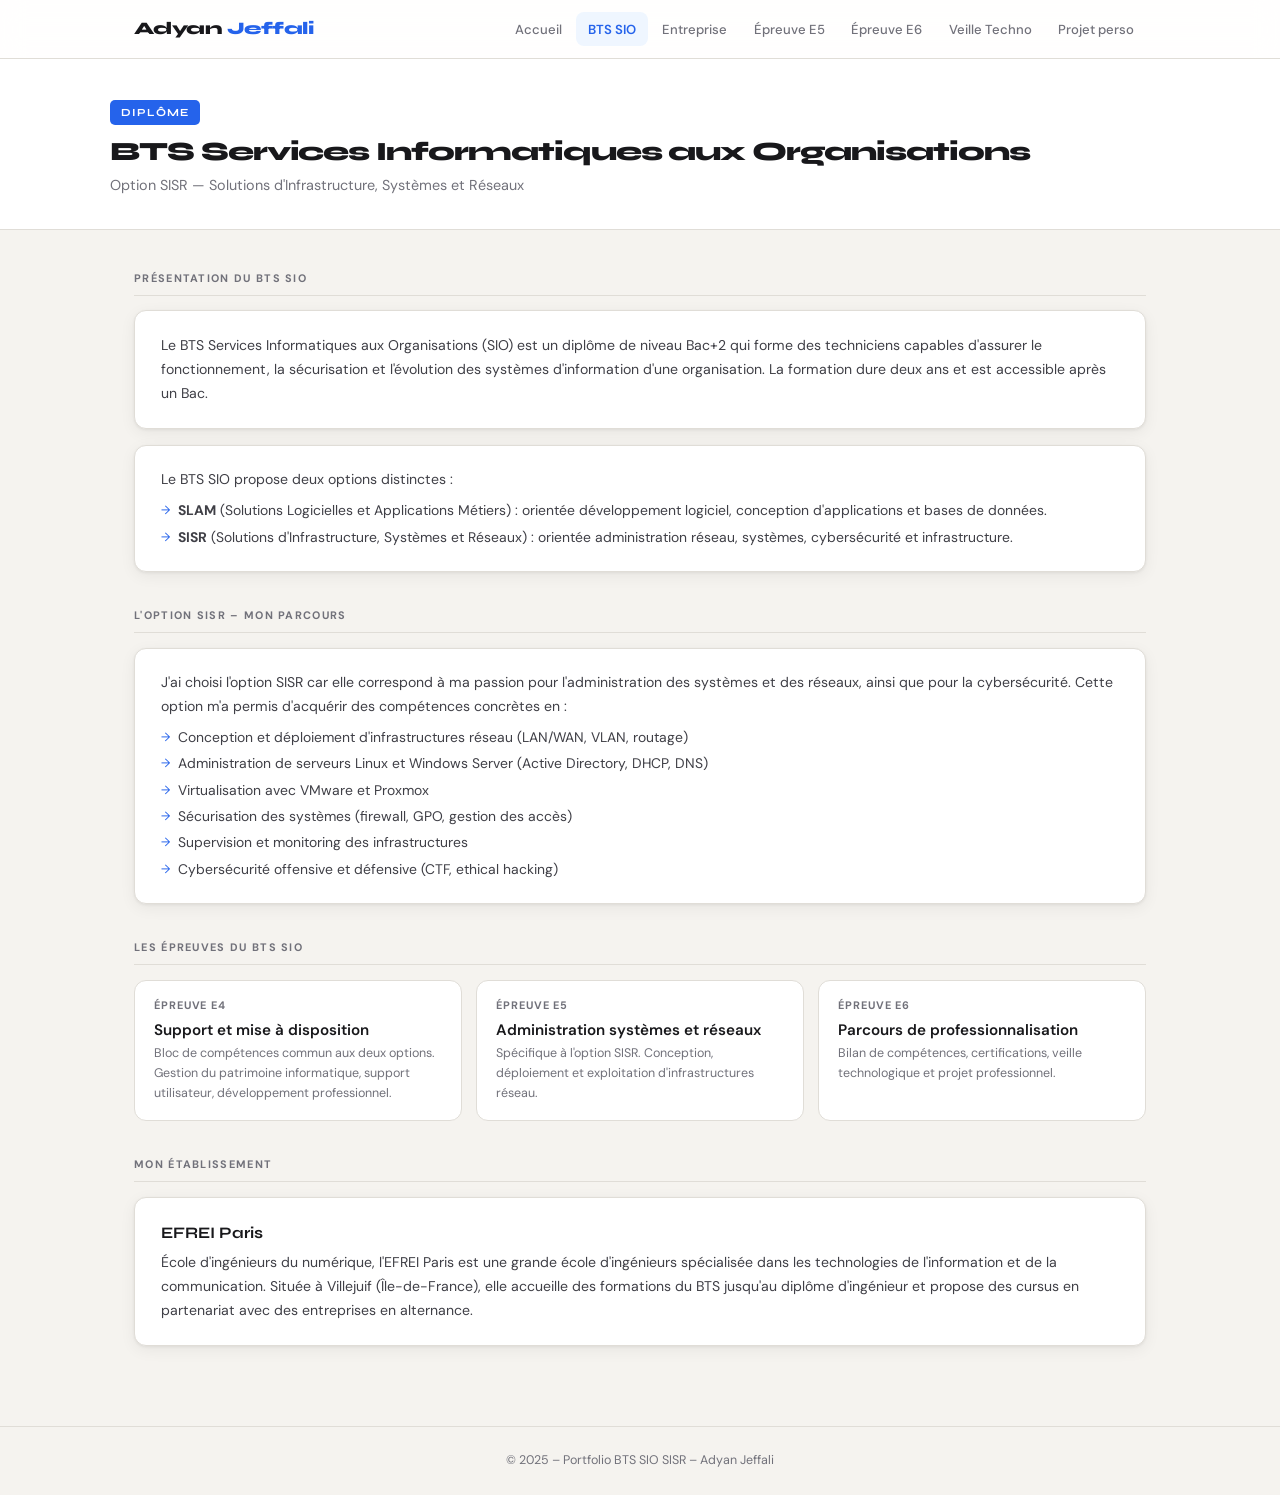
<file: bts-sio.html>
<!DOCTYPE html>
<html lang="fr">
<head>
  <meta charset="UTF-8">
  <meta name="viewport" content="width=device-width, initial-scale=1.0">
  <title>BTS SIO – Adyan Jeffali</title>
  <link href="https://fonts.googleapis.com/css2?family=Syne:wght@400;600;700;800&family=DM+Sans:ital,wght@0,300;0,400;0,500;1,300&display=swap" rel="stylesheet">
  <link rel="stylesheet" href="style.css">
</head>
<body><nav>
  <div class="nav-wrap">
    <a class="nav-logo" href="index.html">Adyan <span>Jeffali</span></a>
    <ul class="nav-links">
      <li><a href="index.html" >Accueil</a></li>
      <li><a href="bts-sio.html" class="active">BTS SIO</a></li>
      <li><a href="experiences.html" >Entreprise</a></li>
      <li><a href="e5.html" >Épreuve E5</a></li>
      <li><a href="e6.html" >Épreuve E6</a></li>
      <li><a href="veille.html" >Veille Techno</a></li>
      <li><a href="projet.html" >Projet perso</a></li>
    </ul>
  </div>
</nav>
<div class="page-hero">
  <div class="page-hero-inner">
    <span class="eyebrow">Diplôme</span>
    <h1>BTS Services Informatiques aux Organisations</h1>
    <p>Option SISR — Solutions d'Infrastructure, Systèmes et Réseaux</p>
  </div>
</div>

<main>

  <section style="margin-bottom:2.2rem">
    <p class="label">Présentation du BTS SIO</p>
    <div class="card">
      <p>Le BTS Services Informatiques aux Organisations (SIO) est un diplôme de niveau Bac+2 qui forme des techniciens capables d'assurer le fonctionnement, la sécurisation et l'évolution des systèmes d'information d'une organisation. La formation dure deux ans et est accessible après un Bac.</p>
    </div>
    <div class="card">
      <p>Le BTS SIO propose deux options distinctes :</p>
      <ul class="missions" style="margin-top:.5rem">
        <li><strong>SLAM</strong> (Solutions Logicielles et Applications Métiers) : orientée développement logiciel, conception d'applications et bases de données.</li>
        <li><strong>SISR</strong> (Solutions d'Infrastructure, Systèmes et Réseaux) : orientée administration réseau, systèmes, cybersécurité et infrastructure.</li>
      </ul>
    </div>
  </section>

  <section style="margin-bottom:2.2rem">
    <p class="label">L'option SISR – Mon parcours</p>
    <div class="card">
      <p>J'ai choisi l'option SISR car elle correspond à ma passion pour l'administration des systèmes et des réseaux, ainsi que pour la cybersécurité. Cette option m'a permis d'acquérir des compétences concrètes en :</p>
      <ul class="missions" style="margin-top:.5rem">
        <li>Conception et déploiement d'infrastructures réseau (LAN/WAN, VLAN, routage)</li>
        <li>Administration de serveurs Linux et Windows Server (Active Directory, DHCP, DNS)</li>
        <li>Virtualisation avec VMware et Proxmox</li>
        <li>Sécurisation des systèmes (firewall, GPO, gestion des accès)</li>
        <li>Supervision et monitoring des infrastructures</li>
        <li>Cybersécurité offensive et défensive (CTF, ethical hacking)</li>
      </ul>
    </div>
  </section>

  <section style="margin-bottom:2.2rem">
    <p class="label">Les épreuves du BTS SIO</p>
    <div class="info-row">
      <div class="info-item">
        <div class="il">Épreuve E4</div>
        <div class="iv">Support et mise à disposition</div>
        <div class="is">Bloc de compétences commun aux deux options. Gestion du patrimoine informatique, support utilisateur, développement professionnel.</div>
      </div>
      <div class="info-item">
        <div class="il">Épreuve E5</div>
        <div class="iv">Administration systèmes et réseaux</div>
        <div class="is">Spécifique à l'option SISR. Conception, déploiement et exploitation d'infrastructures réseau.</div>
      </div>
      <div class="info-item">
        <div class="il">Épreuve E6</div>
        <div class="iv">Parcours de professionnalisation</div>
        <div class="is">Bilan de compétences, certifications, veille technologique et projet professionnel.</div>
      </div>
    </div>
  </section>

  <section>
    <p class="label">Mon établissement</p>
    <div class="card">
      <h3>EFREI Paris</h3>
      <p>École d'ingénieurs du numérique, l'EFREI Paris est une grande école d'ingénieurs spécialisée dans les technologies de l'information et de la communication. Située à Villejuif (Île-de-France), elle accueille des formations du BTS jusqu'au diplôme d'ingénieur et propose des cursus en partenariat avec des entreprises en alternance.</p>
    </div>
  </section>

</main>
<footer>© 2025 – Portfolio BTS SIO SISR – Adyan Jeffali</footer>
</body>
</html>
</file>
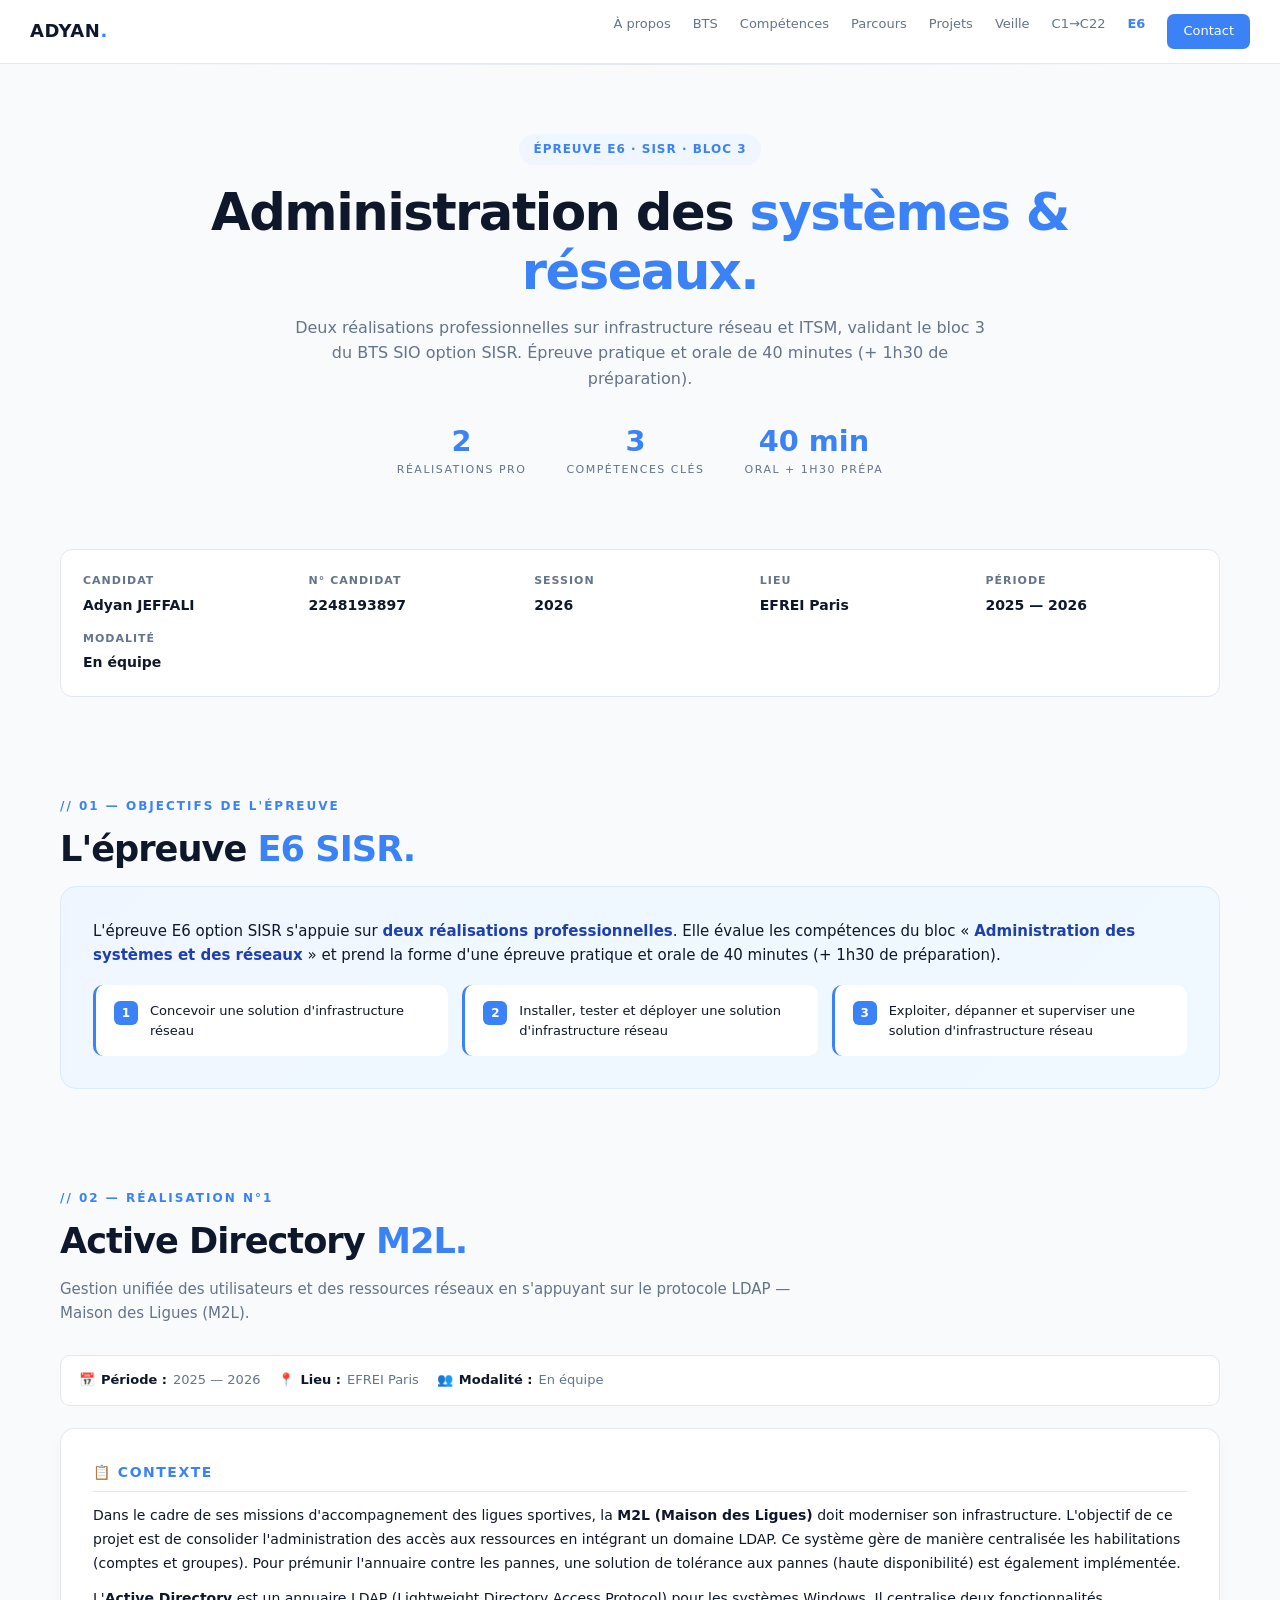
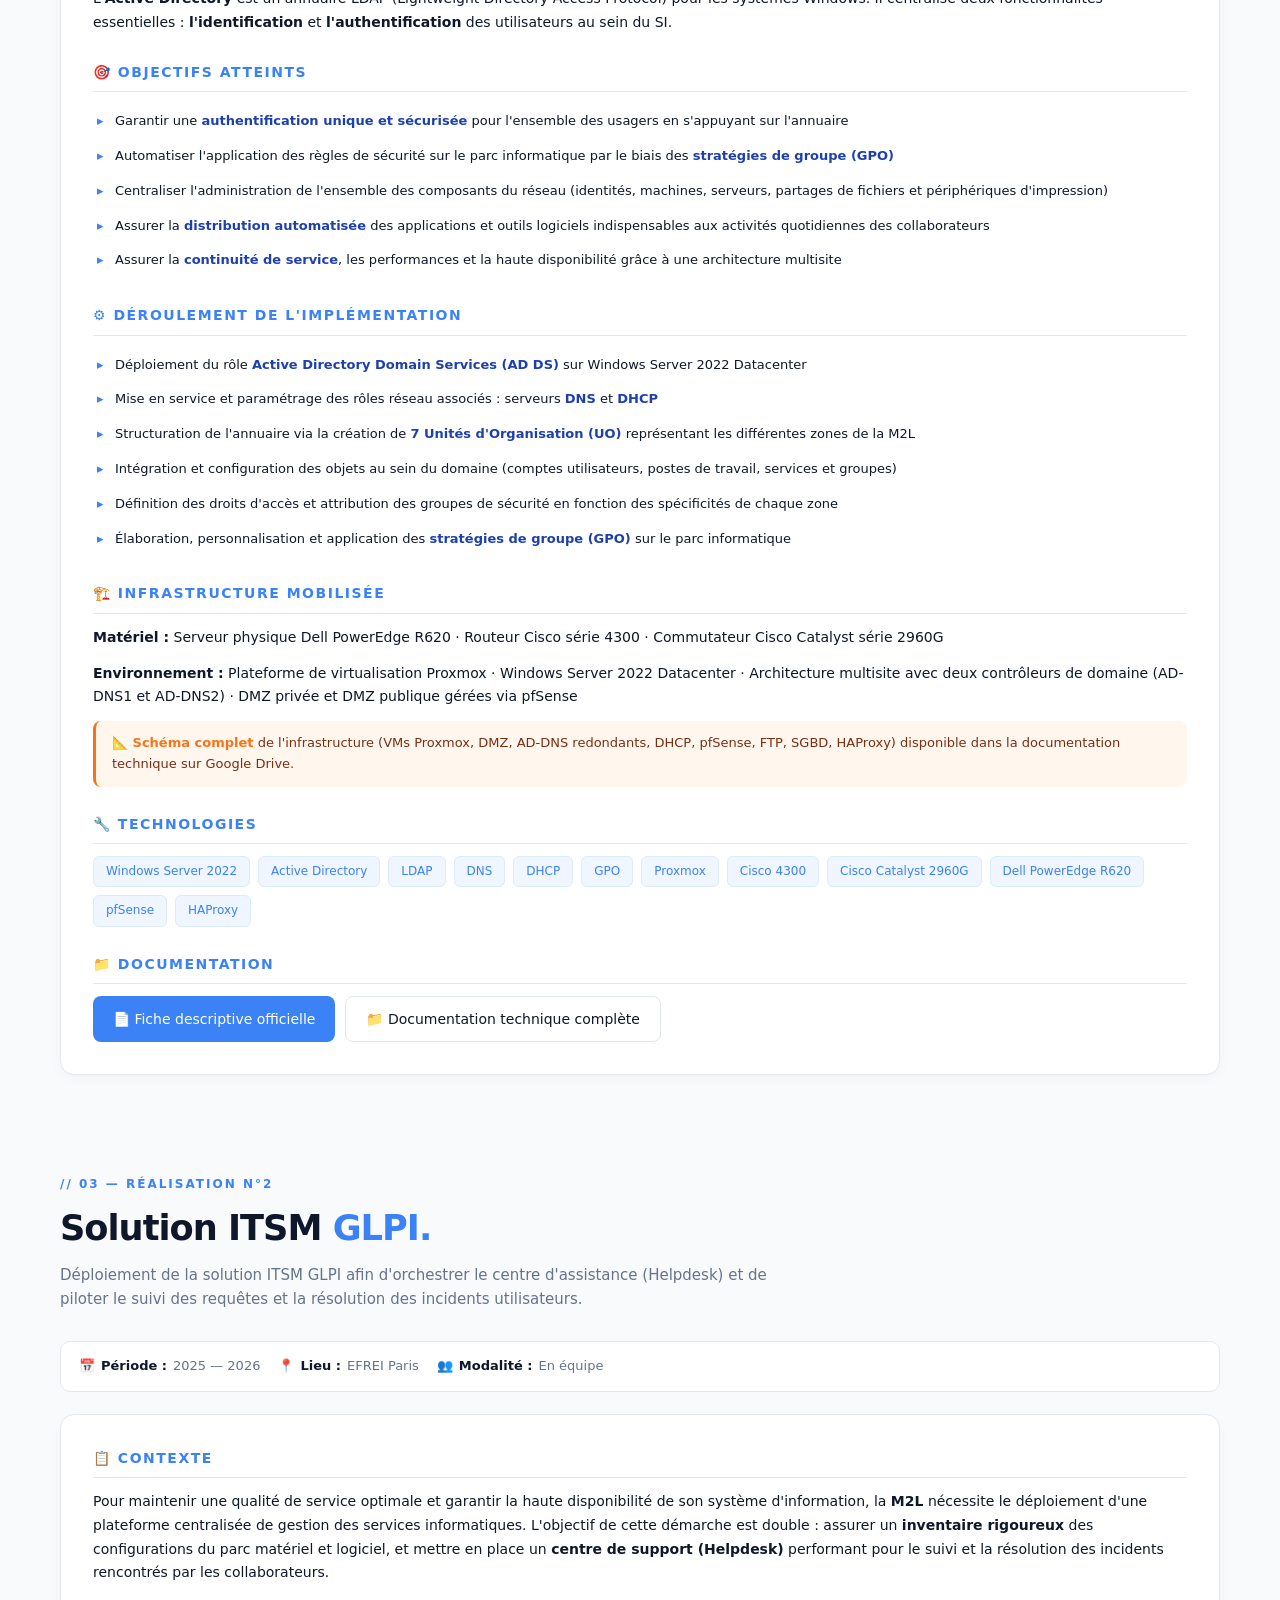
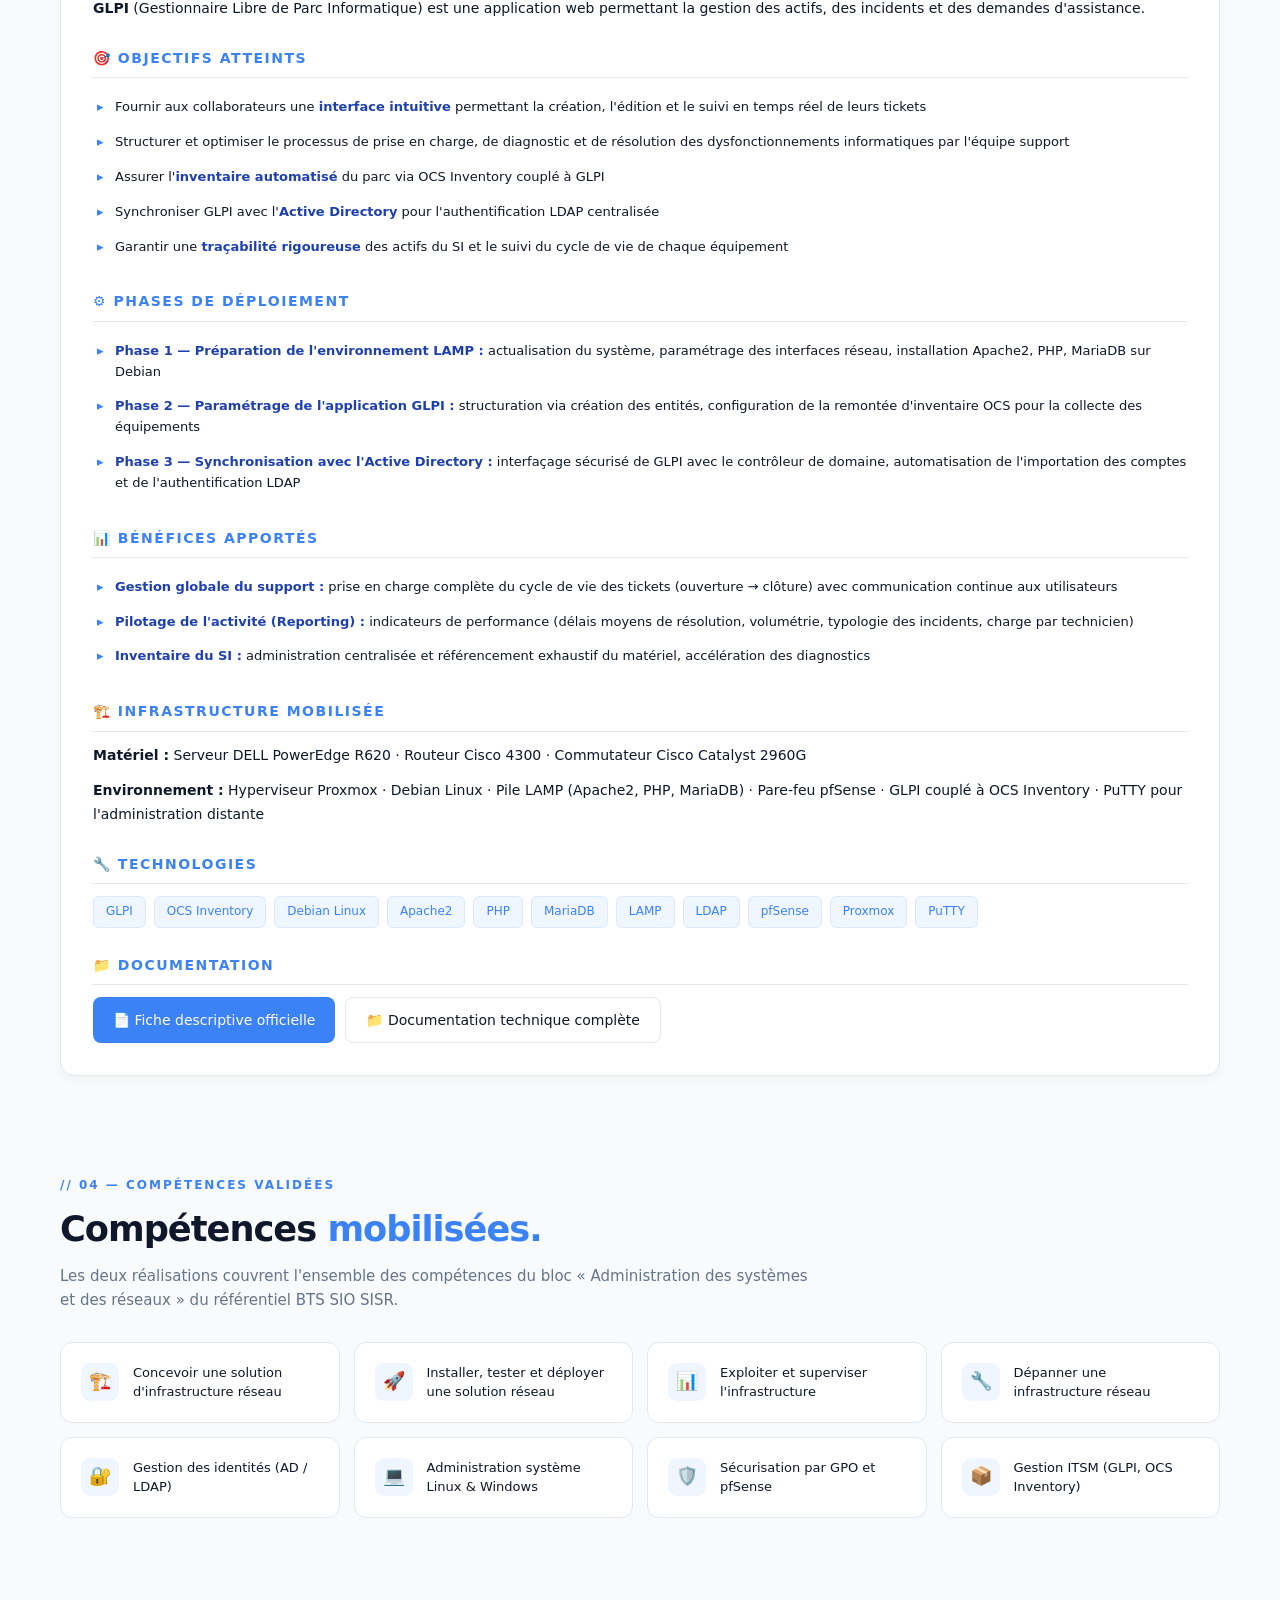
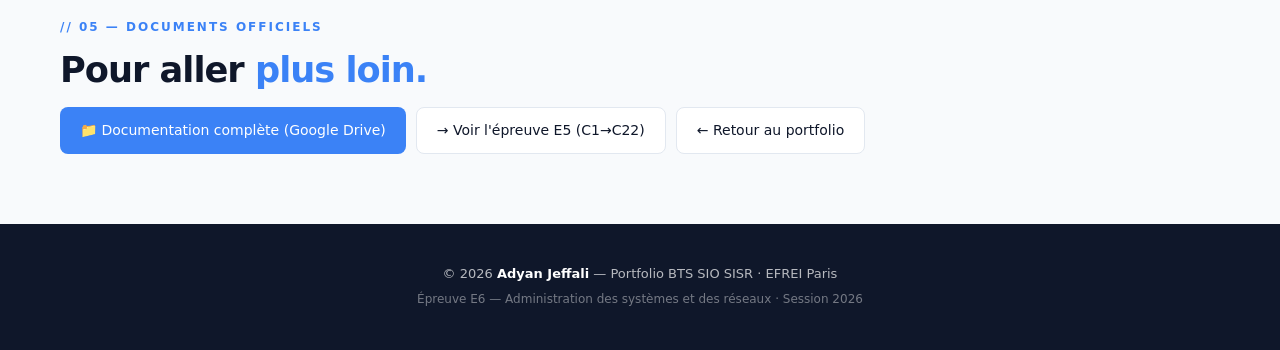
<file: e6.html>
<!DOCTYPE html>
<html lang="fr">
<head>
<meta charset="UTF-8">
<meta name="viewport" content="width=device-width, initial-scale=1.0">
<title>Adyan Jeffali — Épreuve E6 SISR · Administration des systèmes et des réseaux</title>
<meta name="description" content="Épreuve E6 BTS SIO SISR — Adyan Jeffali. Deux réalisations professionnelles : Active Directory M2L et GLPI ITSM. Administration des systèmes et des réseaux.">
<style>
* { margin: 0; padding: 0; box-sizing: border-box; }
:root {
  --bg: #f8fafc; --card: #ffffff; --text: #0f172a; --muted: #64748b; --line: #e2e8f0;
  --accent: #3b82f6; --accent-light: #eff6ff; --accent-dark: #1e40af;
  --green: #22c55e; --green-light: #f0fdf4;
  --orange: #f97316; --red: #ef4444;
}
html { scroll-behavior: smooth; }
body { font-family: 'Segoe UI', system-ui, -apple-system, sans-serif; background: var(--bg); color: var(--text); line-height: 1.6; }
a { text-decoration: none; color: inherit; }

/* NAVBAR */
nav { position: sticky; top: 0; z-index: 100; background: rgba(255, 255, 255, 0.92); backdrop-filter: blur(10px); border-bottom: 1px solid var(--line); padding: 14px 30px; display: flex; justify-content: space-between; align-items: center; }
.brand { font-weight: 700; font-size: 18px; color: var(--text); letter-spacing: 0.5px; }
.brand span { color: var(--accent); }
.nav-links { display: flex; gap: 22px; font-size: 13px; }
.nav-links a { color: var(--muted); transition: color 0.2s; }
.nav-links a:hover { color: var(--accent); }
.nav-links a.active { color: var(--accent); font-weight: 600; }
.nav-cta { background: var(--accent); color: white !important; padding: 7px 16px; border-radius: 7px; font-weight: 500; transition: all 0.2s; }
.nav-cta:hover { background: var(--accent-dark); }
.menu-toggle { display: none; background: none; border: none; font-size: 22px; color: var(--text); cursor: pointer; }

/* PAGE HERO */
.page-hero { padding: 70px 20px 50px; max-width: 1100px; margin: 0 auto; text-align: center; position: relative; }
.page-hero::before { content: ''; position: absolute; top: 0; left: 50%; transform: translateX(-50%); width: 90%; height: 1px; background: linear-gradient(90deg, transparent, var(--line), transparent); }
.page-hero .hero-tag { display: inline-block; background: var(--accent-light); color: var(--accent); padding: 6px 14px; border-radius: 20px; font-size: 12px; font-weight: 600; letter-spacing: 1px; margin-bottom: 18px; text-transform: uppercase; }
.page-hero h1 { font-size: clamp(2rem, 4.5vw, 3.2rem); font-weight: 800; letter-spacing: -1.5px; line-height: 1.15; margin-bottom: 14px; }
.page-hero h1 em { color: var(--accent); font-style: normal; }
.page-hero p { color: var(--muted); font-size: 16px; max-width: 700px; margin: 0 auto; }

.hero-stats { display: flex; gap: 40px; justify-content: center; margin-top: 35px; flex-wrap: wrap; }
.hero-stat .num { font-size: 1.8rem; font-weight: 700; color: var(--accent); line-height: 1; }
.hero-stat .lbl { font-size: 11px; color: var(--muted); text-transform: uppercase; letter-spacing: 1.5px; margin-top: 6px; }

/* SECTIONS */
section { padding: 50px 20px; max-width: 1200px; margin: 0 auto; }
.section-label { font-size: 12px; color: var(--accent); text-transform: uppercase; letter-spacing: 2px; font-weight: 600; margin-bottom: 12px; }
.section-title { font-size: clamp(1.6rem, 3.2vw, 2.2rem); font-weight: 700; letter-spacing: -1px; margin-bottom: 14px; line-height: 1.2; }
.section-title em { color: var(--accent); font-style: normal; }
.section-desc { color: var(--muted); font-size: 15px; max-width: 750px; margin-bottom: 30px; }

/* BTN */
.btn { display: inline-flex; align-items: center; gap: 8px; padding: 11px 20px; border-radius: 8px; font-weight: 500; font-size: 14px; transition: all 0.25s; cursor: pointer; border: none; }
.btn-primary { background: var(--accent); color: white; }
.btn-primary:hover { background: var(--accent-dark); transform: translateY(-2px); box-shadow: 0 10px 25px rgba(59, 130, 246, 0.3); }
.btn-outline { background: white; color: var(--text); border: 1px solid var(--line); }
.btn-outline:hover { border-color: var(--accent); color: var(--accent); }

/* OBJECTIFS CARD */
.objectifs-card { background: linear-gradient(135deg, var(--accent-light) 0%, #f0f9ff 100%); border: 1px solid #dbeafe; border-radius: 16px; padding: 32px; margin-top: 16px; }
.objectifs-card p { color: var(--text); font-size: 15px; margin-bottom: 18px; }
.objectifs-card p strong { color: var(--accent-dark); font-weight: 600; }
.objectifs-grid { display: grid; grid-template-columns: repeat(auto-fit, minmax(260px, 1fr)); gap: 14px; margin-top: 18px; }
.obj-item { background: white; padding: 16px 18px; border-radius: 10px; border-left: 3px solid var(--accent); display: flex; gap: 12px; align-items: flex-start; }
.obj-item .num { background: var(--accent); color: white; width: 24px; height: 24px; border-radius: 6px; display: flex; align-items: center; justify-content: center; font-size: 12px; font-weight: 700; flex-shrink: 0; }
.obj-item .txt { font-size: 13px; color: var(--text); line-height: 1.5; font-weight: 500; }

/* RÉALISATION CARD */
.real-meta { display: flex; gap: 18px; flex-wrap: wrap; margin-bottom: 22px; padding: 14px 18px; background: white; border: 1px solid var(--line); border-radius: 10px; font-size: 13px; }
.real-meta-item { display: flex; align-items: center; gap: 6px; color: var(--muted); }
.real-meta-item strong { color: var(--text); font-weight: 600; }
.real-meta-item .ico { color: var(--accent); }

.real-card { background: white; border: 1px solid var(--line); border-radius: 14px; padding: 32px; margin-top: 12px; box-shadow: 0 4px 12px rgba(0, 0, 0, 0.03); }
.real-section { margin-bottom: 26px; }
.real-section:last-child { margin-bottom: 0; }
.real-section h3 { font-size: 14px; font-weight: 700; color: var(--accent); text-transform: uppercase; letter-spacing: 1.5px; margin-bottom: 12px; padding-bottom: 8px; border-bottom: 1px solid var(--line); }
.real-section p { color: var(--text); font-size: 14px; margin-bottom: 12px; line-height: 1.7; }
.real-section p:last-child { margin-bottom: 0; }
.real-section p strong { color: var(--text); font-weight: 600; }

.real-list { list-style: none; }
.real-list li { font-size: 13px; color: var(--text); padding: 7px 0 7px 22px; position: relative; line-height: 1.6; }
.real-list li::before { content: '▸'; position: absolute; left: 4px; color: var(--accent); font-weight: 700; }
.real-list li strong { color: var(--accent-dark); font-weight: 600; }

.chips { display: flex; flex-wrap: wrap; gap: 8px; }
.chip { background: var(--accent-light); color: var(--accent); font-size: 12px; padding: 5px 12px; border-radius: 6px; font-weight: 500; border: 1px solid #dbeafe; }

.real-actions { display: flex; flex-wrap: wrap; gap: 10px; margin-top: 8px; }

.infra-note { background: #fff7ed; border-left: 3px solid var(--orange); padding: 12px 16px; border-radius: 8px; margin-top: 12px; font-size: 13px; color: #7c2d12; }
.infra-note strong { color: var(--orange); }

/* COMPÉTENCES GRID */
.comp-grid { display: grid; grid-template-columns: repeat(auto-fit, minmax(260px, 1fr)); gap: 14px; }
.comp-card-e6 { background: white; border: 1px solid var(--line); border-radius: 12px; padding: 20px; transition: all 0.25s; display: flex; gap: 14px; align-items: flex-start; }
.comp-card-e6:hover { border-color: var(--accent); transform: translateY(-3px); box-shadow: 0 8px 20px rgba(59, 130, 246, 0.08); }
.comp-card-e6 .ico { width: 38px; height: 38px; background: var(--accent-light); color: var(--accent); border-radius: 9px; display: flex; align-items: center; justify-content: center; font-size: 18px; flex-shrink: 0; }
.comp-card-e6 .txt { font-size: 13px; color: var(--text); font-weight: 500; line-height: 1.5; }

/* INFO CARD (candidate info) */
.info-block { display: grid; grid-template-columns: repeat(auto-fit, minmax(200px, 1fr)); gap: 14px; background: white; border: 1px solid var(--line); border-radius: 12px; padding: 22px; margin-bottom: 20px; }
.info-item { display: flex; flex-direction: column; gap: 4px; }
.info-item .lbl { font-size: 11px; color: var(--muted); text-transform: uppercase; letter-spacing: 1px; font-weight: 600; }
.info-item .val { font-size: 14px; color: var(--text); font-weight: 600; }

/* FOOTER */
footer { background: var(--text); color: rgba(255, 255, 255, 0.7); padding: 40px 20px; text-align: center; font-size: 13px; }
footer strong { color: white; }

@media (max-width: 768px) {
  .nav-links { display: none; }
  .menu-toggle { display: block; }
  .nav-links.open { display: flex; position: absolute; top: 60px; left: 0; right: 0; flex-direction: column; background: white; padding: 18px 30px; border-top: 1px solid var(--line); box-shadow: 0 8px 20px rgba(0, 0, 0, 0.05); }
  section { padding: 40px 18px; }
  .page-hero { padding: 50px 18px 40px; }
  .real-card { padding: 22px; }
  .objectifs-card { padding: 22px; }
  .real-meta { flex-direction: column; gap: 8px; }
}
</style>
</head>
<body>

<nav>
  <a href="index.html" class="brand">ADYAN<span>.</span></a>
  <button class="menu-toggle" onclick="document.getElementById('nl').classList.toggle('open')">☰</button>
  <div class="nav-links" id="nl">
    <a href="index.html#about">À propos</a>
    <a href="index.html#bts">BTS</a>
    <a href="index.html#skills">Compétences</a>
    <a href="index.html#parcours">Parcours</a>
    <a href="index.html#projets">Projets</a>
    <a href="index.html#veille">Veille</a>
    <a href="epreuve-e5.html">C1→C22</a>
    <a href="e6.html" class="active">E6</a>
    <a href="index.html#contact" class="nav-cta">Contact</a>
  </div>
</nav>

<!-- PAGE HERO -->
<section class="page-hero">
  <div class="hero-tag">Épreuve E6 · SISR · Bloc 3</div>
  <h1>Administration des <em>systèmes & réseaux.</em></h1>
  <p>Deux réalisations professionnelles sur infrastructure réseau et ITSM, validant le bloc 3 du BTS SIO option SISR. Épreuve pratique et orale de 40 minutes (+ 1h30 de préparation).</p>
  <div class="hero-stats">
    <div class="hero-stat"><div class="num">2</div><div class="lbl">Réalisations pro</div></div>
    <div class="hero-stat"><div class="num">3</div><div class="lbl">Compétences clés</div></div>
    <div class="hero-stat"><div class="num">40 min</div><div class="lbl">Oral + 1h30 prépa</div></div>
  </div>
</section>

<!-- INFOS CANDIDAT -->
<section style="padding-top: 20px;">
  <div class="info-block">
    <div class="info-item"><span class="lbl">Candidat</span><span class="val">Adyan JEFFALI</span></div>
    <div class="info-item"><span class="lbl">N° candidat</span><span class="val">2248193897</span></div>
    <div class="info-item"><span class="lbl">Session</span><span class="val">2026</span></div>
    <div class="info-item"><span class="lbl">Lieu</span><span class="val">EFREI Paris</span></div>
    <div class="info-item"><span class="lbl">Période</span><span class="val">2025 — 2026</span></div>
    <div class="info-item"><span class="lbl">Modalité</span><span class="val">En équipe</span></div>
  </div>
</section>

<!-- OBJECTIFS DE L'ÉPREUVE -->
<section style="padding-top: 30px;">
  <div class="section-label">// 01 — Objectifs de l'épreuve</div>
  <h2 class="section-title">L'épreuve <em>E6 SISR.</em></h2>

  <div class="objectifs-card">
    <p>L'épreuve E6 option SISR s'appuie sur <strong>deux réalisations professionnelles</strong>. Elle évalue les compétences du bloc « <strong>Administration des systèmes et des réseaux</strong> » et prend la forme d'une épreuve pratique et orale de 40 minutes (+ 1h30 de préparation).</p>
    <div class="objectifs-grid">
      <div class="obj-item"><div class="num">1</div><div class="txt">Concevoir une solution d'infrastructure réseau</div></div>
      <div class="obj-item"><div class="num">2</div><div class="txt">Installer, tester et déployer une solution d'infrastructure réseau</div></div>
      <div class="obj-item"><div class="num">3</div><div class="txt">Exploiter, dépanner et superviser une solution d'infrastructure réseau</div></div>
    </div>
  </div>
</section>

<!-- RÉALISATION 1 -->
<section>
  <div class="section-label">// 02 — Réalisation N°1</div>
  <h2 class="section-title">Active Directory <em>M2L.</em></h2>
  <p class="section-desc">Gestion unifiée des utilisateurs et des ressources réseaux en s'appuyant sur le protocole LDAP — Maison des Ligues (M2L).</p>

  <div class="real-meta">
    <div class="real-meta-item"><span class="ico">📅</span> <strong>Période :</strong> 2025 — 2026</div>
    <div class="real-meta-item"><span class="ico">📍</span> <strong>Lieu :</strong> EFREI Paris</div>
    <div class="real-meta-item"><span class="ico">👥</span> <strong>Modalité :</strong> En équipe</div>
  </div>

  <div class="real-card">
    <div class="real-section">
      <h3>📋 Contexte</h3>
      <p>Dans le cadre de ses missions d'accompagnement des ligues sportives, la <strong>M2L (Maison des Ligues)</strong> doit moderniser son infrastructure. L'objectif de ce projet est de consolider l'administration des accès aux ressources en intégrant un domaine LDAP. Ce système gère de manière centralisée les habilitations (comptes et groupes). Pour prémunir l'annuaire contre les pannes, une solution de tolérance aux pannes (haute disponibilité) est également implémentée.</p>
      <p>L'<strong>Active Directory</strong> est un annuaire LDAP (Lightweight Directory Access Protocol) pour les systèmes Windows. Il centralise deux fonctionnalités essentielles : <strong>l'identification</strong> et <strong>l'authentification</strong> des utilisateurs au sein du SI.</p>
    </div>

    <div class="real-section">
      <h3>🎯 Objectifs atteints</h3>
      <ul class="real-list">
        <li>Garantir une <strong>authentification unique et sécurisée</strong> pour l'ensemble des usagers en s'appuyant sur l'annuaire</li>
        <li>Automatiser l'application des règles de sécurité sur le parc informatique par le biais des <strong>stratégies de groupe (GPO)</strong></li>
        <li>Centraliser l'administration de l'ensemble des composants du réseau (identités, machines, serveurs, partages de fichiers et périphériques d'impression)</li>
        <li>Assurer la <strong>distribution automatisée</strong> des applications et outils logiciels indispensables aux activités quotidiennes des collaborateurs</li>
        <li>Assurer la <strong>continuité de service</strong>, les performances et la haute disponibilité grâce à une architecture multisite</li>
      </ul>
    </div>

    <div class="real-section">
      <h3>⚙️ Déroulement de l'implémentation</h3>
      <ul class="real-list">
        <li>Déploiement du rôle <strong>Active Directory Domain Services (AD DS)</strong> sur Windows Server 2022 Datacenter</li>
        <li>Mise en service et paramétrage des rôles réseau associés : serveurs <strong>DNS</strong> et <strong>DHCP</strong></li>
        <li>Structuration de l'annuaire via la création de <strong>7 Unités d'Organisation (UO)</strong> représentant les différentes zones de la M2L</li>
        <li>Intégration et configuration des objets au sein du domaine (comptes utilisateurs, postes de travail, services et groupes)</li>
        <li>Définition des droits d'accès et attribution des groupes de sécurité en fonction des spécificités de chaque zone</li>
        <li>Élaboration, personnalisation et application des <strong>stratégies de groupe (GPO)</strong> sur le parc informatique</li>
      </ul>
    </div>

    <div class="real-section">
      <h3>🏗️ Infrastructure mobilisée</h3>
      <p><strong>Matériel :</strong> Serveur physique Dell PowerEdge R620 · Routeur Cisco série 4300 · Commutateur Cisco Catalyst série 2960G</p>
      <p><strong>Environnement :</strong> Plateforme de virtualisation Proxmox · Windows Server 2022 Datacenter · Architecture multisite avec deux contrôleurs de domaine (AD-DNS1 et AD-DNS2) · DMZ privée et DMZ publique gérées via pfSense</p>
      <div class="infra-note"><strong>📐 Schéma complet</strong> de l'infrastructure (VMs Proxmox, DMZ, AD-DNS redondants, DHCP, pfSense, FTP, SGBD, HAProxy) disponible dans la documentation technique sur Google Drive.</div>
    </div>

    <div class="real-section">
      <h3>🔧 Technologies</h3>
      <div class="chips">
        <span class="chip">Windows Server 2022</span>
        <span class="chip">Active Directory</span>
        <span class="chip">LDAP</span>
        <span class="chip">DNS</span>
        <span class="chip">DHCP</span>
        <span class="chip">GPO</span>
        <span class="chip">Proxmox</span>
        <span class="chip">Cisco 4300</span>
        <span class="chip">Cisco Catalyst 2960G</span>
        <span class="chip">Dell PowerEdge R620</span>
        <span class="chip">pfSense</span>
        <span class="chip">HAProxy</span>
      </div>
    </div>

    <div class="real-section">
      <h3>📁 Documentation</h3>
      <div class="real-actions">
        <a href="https://drive.google.com/drive/folders/1UTDTmkJXU7lyG9G1s0PHqdap_vn_SAj4" target="_blank" class="btn btn-primary">📄 Fiche descriptive officielle</a>
        <a href="https://drive.google.com/drive/folders/1UTDTmkJXU7lyG9G1s0PHqdap_vn_SAj4" target="_blank" class="btn btn-outline">📁 Documentation technique complète</a>
      </div>
    </div>
  </div>
</section>

<!-- RÉALISATION 2 -->
<section>
  <div class="section-label">// 03 — Réalisation N°2</div>
  <h2 class="section-title">Solution ITSM <em>GLPI.</em></h2>
  <p class="section-desc">Déploiement de la solution ITSM GLPI afin d'orchestrer le centre d'assistance (Helpdesk) et de piloter le suivi des requêtes et la résolution des incidents utilisateurs.</p>

  <div class="real-meta">
    <div class="real-meta-item"><span class="ico">📅</span> <strong>Période :</strong> 2025 — 2026</div>
    <div class="real-meta-item"><span class="ico">📍</span> <strong>Lieu :</strong> EFREI Paris</div>
    <div class="real-meta-item"><span class="ico">👥</span> <strong>Modalité :</strong> En équipe</div>
  </div>

  <div class="real-card">
    <div class="real-section">
      <h3>📋 Contexte</h3>
      <p>Pour maintenir une qualité de service optimale et garantir la haute disponibilité de son système d'information, la <strong>M2L</strong> nécessite le déploiement d'une plateforme centralisée de gestion des services informatiques. L'objectif de cette démarche est double : assurer un <strong>inventaire rigoureux</strong> des configurations du parc matériel et logiciel, et mettre en place un <strong>centre de support (Helpdesk)</strong> performant pour le suivi et la résolution des incidents rencontrés par les collaborateurs.</p>
      <p><strong>GLPI</strong> (Gestionnaire Libre de Parc Informatique) est une application web permettant la gestion des actifs, des incidents et des demandes d'assistance.</p>
    </div>

    <div class="real-section">
      <h3>🎯 Objectifs atteints</h3>
      <ul class="real-list">
        <li>Fournir aux collaborateurs une <strong>interface intuitive</strong> permettant la création, l'édition et le suivi en temps réel de leurs tickets</li>
        <li>Structurer et optimiser le processus de prise en charge, de diagnostic et de résolution des dysfonctionnements informatiques par l'équipe support</li>
        <li>Assurer l'<strong>inventaire automatisé</strong> du parc via OCS Inventory couplé à GLPI</li>
        <li>Synchroniser GLPI avec l'<strong>Active Directory</strong> pour l'authentification LDAP centralisée</li>
        <li>Garantir une <strong>traçabilité rigoureuse</strong> des actifs du SI et le suivi du cycle de vie de chaque équipement</li>
      </ul>
    </div>

    <div class="real-section">
      <h3>⚙️ Phases de déploiement</h3>
      <ul class="real-list">
        <li><strong>Phase 1 — Préparation de l'environnement LAMP :</strong> actualisation du système, paramétrage des interfaces réseau, installation Apache2, PHP, MariaDB sur Debian</li>
        <li><strong>Phase 2 — Paramétrage de l'application GLPI :</strong> structuration via création des entités, configuration de la remontée d'inventaire OCS pour la collecte des équipements</li>
        <li><strong>Phase 3 — Synchronisation avec l'Active Directory :</strong> interfaçage sécurisé de GLPI avec le contrôleur de domaine, automatisation de l'importation des comptes et de l'authentification LDAP</li>
      </ul>
    </div>

    <div class="real-section">
      <h3>📊 Bénéfices apportés</h3>
      <ul class="real-list">
        <li><strong>Gestion globale du support :</strong> prise en charge complète du cycle de vie des tickets (ouverture → clôture) avec communication continue aux utilisateurs</li>
        <li><strong>Pilotage de l'activité (Reporting) :</strong> indicateurs de performance (délais moyens de résolution, volumétrie, typologie des incidents, charge par technicien)</li>
        <li><strong>Inventaire du SI :</strong> administration centralisée et référencement exhaustif du matériel, accélération des diagnostics</li>
      </ul>
    </div>

    <div class="real-section">
      <h3>🏗️ Infrastructure mobilisée</h3>
      <p><strong>Matériel :</strong> Serveur DELL PowerEdge R620 · Routeur Cisco 4300 · Commutateur Cisco Catalyst 2960G</p>
      <p><strong>Environnement :</strong> Hyperviseur Proxmox · Debian Linux · Pile LAMP (Apache2, PHP, MariaDB) · Pare-feu pfSense · GLPI couplé à OCS Inventory · PuTTY pour l'administration distante</p>
    </div>

    <div class="real-section">
      <h3>🔧 Technologies</h3>
      <div class="chips">
        <span class="chip">GLPI</span>
        <span class="chip">OCS Inventory</span>
        <span class="chip">Debian Linux</span>
        <span class="chip">Apache2</span>
        <span class="chip">PHP</span>
        <span class="chip">MariaDB</span>
        <span class="chip">LAMP</span>
        <span class="chip">LDAP</span>
        <span class="chip">pfSense</span>
        <span class="chip">Proxmox</span>
        <span class="chip">PuTTY</span>
      </div>
    </div>

    <div class="real-section">
      <h3>📁 Documentation</h3>
      <div class="real-actions">
        <a href="https://drive.google.com/drive/folders/1UTDTmkJXU7lyG9G1s0PHqdap_vn_SAj4" target="_blank" class="btn btn-primary">📄 Fiche descriptive officielle</a>
        <a href="https://drive.google.com/drive/folders/1UTDTmkJXU7lyG9G1s0PHqdap_vn_SAj4" target="_blank" class="btn btn-outline">📁 Documentation technique complète</a>
      </div>
    </div>
  </div>
</section>

<!-- COMPÉTENCES MOBILISÉES -->
<section>
  <div class="section-label">// 04 — Compétences validées</div>
  <h2 class="section-title">Compétences <em>mobilisées.</em></h2>
  <p class="section-desc">Les deux réalisations couvrent l'ensemble des compétences du bloc « Administration des systèmes et des réseaux » du référentiel BTS SIO SISR.</p>

  <div class="comp-grid">
    <div class="comp-card-e6"><div class="ico">🏗️</div><div class="txt">Concevoir une solution d'infrastructure réseau</div></div>
    <div class="comp-card-e6"><div class="ico">🚀</div><div class="txt">Installer, tester et déployer une solution réseau</div></div>
    <div class="comp-card-e6"><div class="ico">📊</div><div class="txt">Exploiter et superviser l'infrastructure</div></div>
    <div class="comp-card-e6"><div class="ico">🔧</div><div class="txt">Dépanner une infrastructure réseau</div></div>
    <div class="comp-card-e6"><div class="ico">🔐</div><div class="txt">Gestion des identités (AD / LDAP)</div></div>
    <div class="comp-card-e6"><div class="ico">💻</div><div class="txt">Administration système Linux & Windows</div></div>
    <div class="comp-card-e6"><div class="ico">🛡️</div><div class="txt">Sécurisation par GPO et pfSense</div></div>
    <div class="comp-card-e6"><div class="ico">📦</div><div class="txt">Gestion ITSM (GLPI, OCS Inventory)</div></div>
  </div>
</section>

<!-- LIENS UTILES -->
<section style="padding-bottom: 70px;">
  <div class="section-label">// 05 — Documents officiels</div>
  <h2 class="section-title">Pour aller <em>plus loin.</em></h2>

  <div class="real-actions" style="margin-top: 16px;">
    <a href="https://drive.google.com/drive/folders/1UTDTmkJXU7lyG9G1s0PHqdap_vn_SAj4" target="_blank" class="btn btn-primary">📁 Documentation complète (Google Drive)</a>
    <a href="epreuve-e5.html" class="btn btn-outline">→ Voir l'épreuve E5 (C1→C22)</a>
    <a href="index.html" class="btn btn-outline">← Retour au portfolio</a>
  </div>
</section>

<footer>
  <p>© 2026 <strong>Adyan Jeffali</strong> — Portfolio BTS SIO SISR · EFREI Paris</p>
  <p style="margin-top: 6px; font-size: 12px; opacity: 0.6;">Épreuve E6 — Administration des systèmes et des réseaux · Session 2026</p>
</footer>

<script>
document.querySelectorAll('.nav-links a[href^="index.html#"]').forEach(a => {
  a.addEventListener('click', () => document.getElementById('nl').classList.remove('open'));
});
</script>
</body>
</html>
</file>
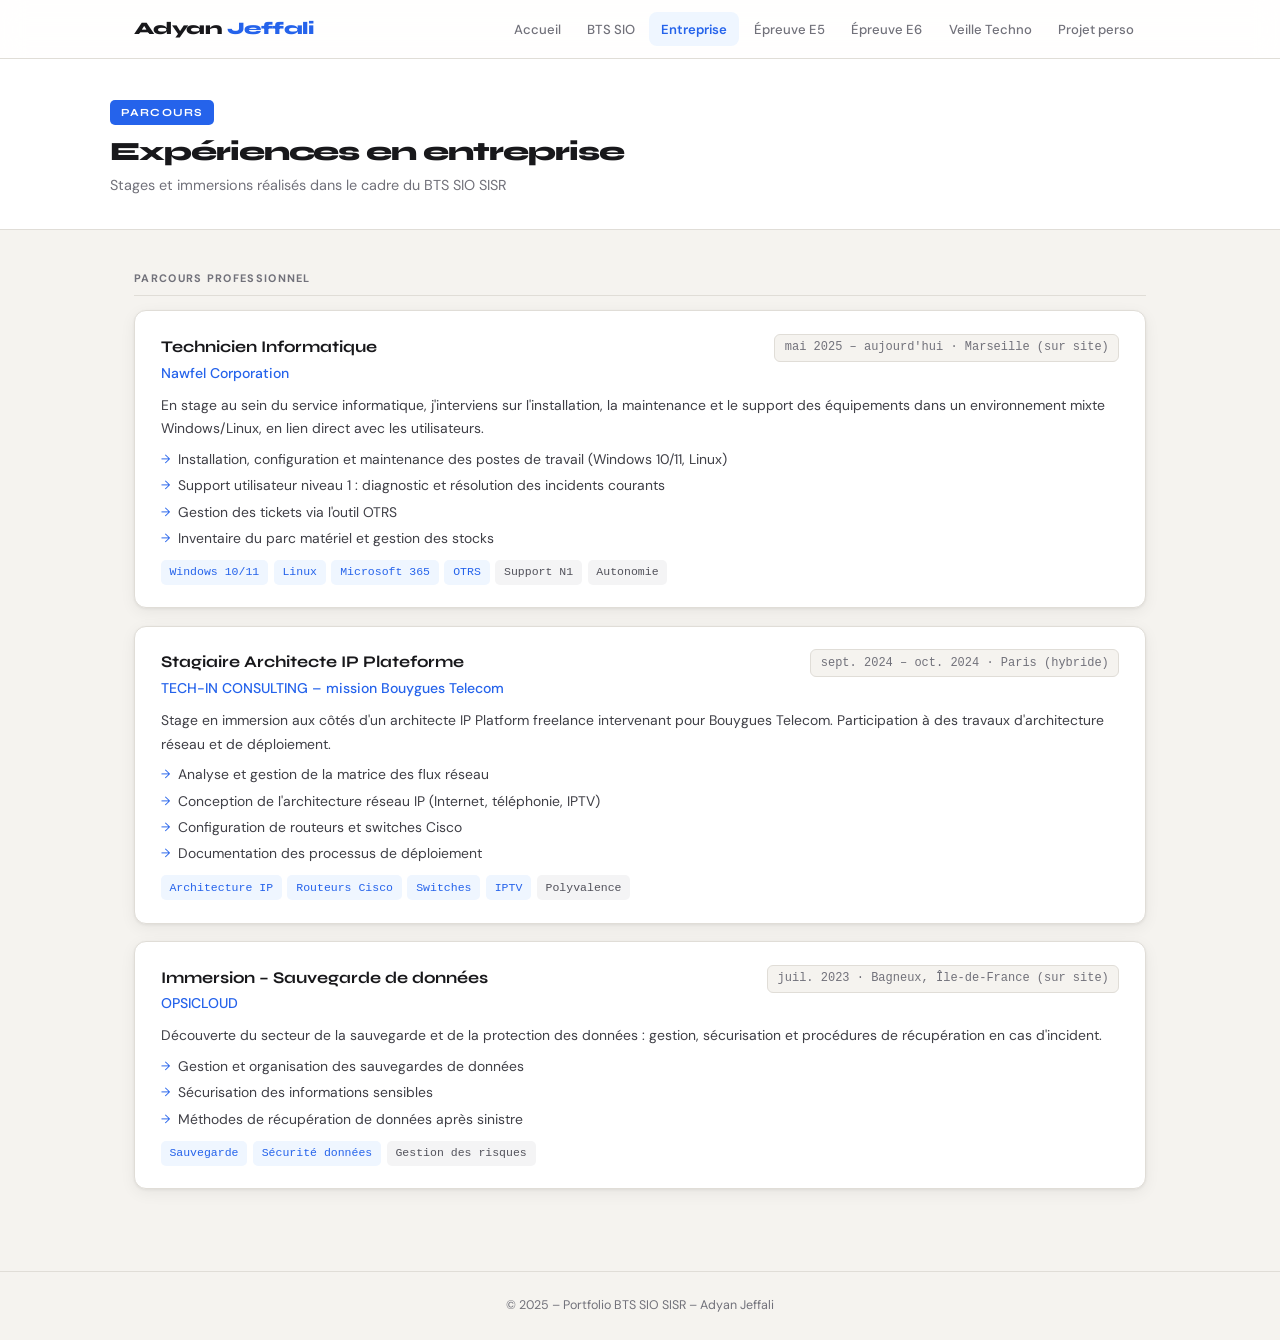
<file: experiences.html>
<!DOCTYPE html>
<html lang="fr">
<head>
  <meta charset="UTF-8">
  <meta name="viewport" content="width=device-width, initial-scale=1.0">
  <title>Entreprise – Adyan Jeffali</title>
  <link href="https://fonts.googleapis.com/css2?family=Syne:wght@400;600;700;800&family=DM+Sans:ital,wght@0,300;0,400;0,500;1,300&display=swap" rel="stylesheet">
  <link rel="stylesheet" href="style.css">
</head>
<body><nav>
  <div class="nav-wrap">
    <a class="nav-logo" href="index.html">Adyan <span>Jeffali</span></a>
    <ul class="nav-links">
      <li><a href="index.html" >Accueil</a></li>
      <li><a href="bts-sio.html" >BTS SIO</a></li>
      <li><a href="experiences.html" class="active">Entreprise</a></li>
      <li><a href="e5.html" >Épreuve E5</a></li>
      <li><a href="e6.html" >Épreuve E6</a></li>
      <li><a href="veille.html" >Veille Techno</a></li>
      <li><a href="projet.html" >Projet perso</a></li>
    </ul>
  </div>
</nav>
<div class="page-hero">
  <div class="page-hero-inner">
    <span class="eyebrow">Parcours</span>
    <h1>Expériences en entreprise</h1>
    <p>Stages et immersions réalisés dans le cadre du BTS SIO SISR</p>
  </div>
</div>

<main>
  <p class="label">Parcours professionnel</p>

  <div class="exp-card">
    <div class="exp-head">
      <div>
        <div class="exp-title">Technicien Informatique</div>
        <div class="exp-company">Nawfel Corporation</div>
      </div>
      <span class="exp-period">mai 2025 – aujourd'hui · Marseille (sur site)</span>
    </div>
    <p class="exp-desc">En stage au sein du service informatique, j'interviens sur l'installation, la maintenance et le support des équipements dans un environnement mixte Windows/Linux, en lien direct avec les utilisateurs.</p>
    <ul class="missions">
      <li>Installation, configuration et maintenance des postes de travail (Windows 10/11, Linux)</li>
      <li>Support utilisateur niveau 1 : diagnostic et résolution des incidents courants</li>
      <li>Gestion des tickets via l'outil OTRS</li>
      <li>Inventaire du parc matériel et gestion des stocks</li>
    </ul>
    <div class="chips">
      <span class="chip">Windows 10/11</span>
      <span class="chip">Linux</span>
      <span class="chip">Microsoft 365</span>
      <span class="chip">OTRS</span>
      <span class="chip gray">Support N1</span>
      <span class="chip gray">Autonomie</span>
    </div>
  </div>

  <div class="exp-card">
    <div class="exp-head">
      <div>
        <div class="exp-title">Stagiaire Architecte IP Plateforme</div>
        <div class="exp-company">TECH-IN CONSULTING – mission Bouygues Telecom</div>
      </div>
      <span class="exp-period">sept. 2024 – oct. 2024 · Paris (hybride)</span>
    </div>
    <p class="exp-desc">Stage en immersion aux côtés d'un architecte IP Platform freelance intervenant pour Bouygues Telecom. Participation à des travaux d'architecture réseau et de déploiement.</p>
    <ul class="missions">
      <li>Analyse et gestion de la matrice des flux réseau</li>
      <li>Conception de l'architecture réseau IP (Internet, téléphonie, IPTV)</li>
      <li>Configuration de routeurs et switches Cisco</li>
      <li>Documentation des processus de déploiement</li>
    </ul>
    <div class="chips">
      <span class="chip">Architecture IP</span>
      <span class="chip">Routeurs Cisco</span>
      <span class="chip">Switches</span>
      <span class="chip">IPTV</span>
      <span class="chip gray">Polyvalence</span>
    </div>
  </div>

  <div class="exp-card">
    <div class="exp-head">
      <div>
        <div class="exp-title">Immersion – Sauvegarde de données</div>
        <div class="exp-company">OPSICLOUD</div>
      </div>
      <span class="exp-period">juil. 2023 · Bagneux, Île-de-France (sur site)</span>
    </div>
    <p class="exp-desc">Découverte du secteur de la sauvegarde et de la protection des données : gestion, sécurisation et procédures de récupération en cas d'incident.</p>
    <ul class="missions">
      <li>Gestion et organisation des sauvegardes de données</li>
      <li>Sécurisation des informations sensibles</li>
      <li>Méthodes de récupération de données après sinistre</li>
    </ul>
    <div class="chips">
      <span class="chip">Sauvegarde</span>
      <span class="chip">Sécurité données</span>
      <span class="chip gray">Gestion des risques</span>
    </div>
  </div>

</main>
<footer>© 2025 – Portfolio BTS SIO SISR – Adyan Jeffali</footer>
</body>
</html>
</file>
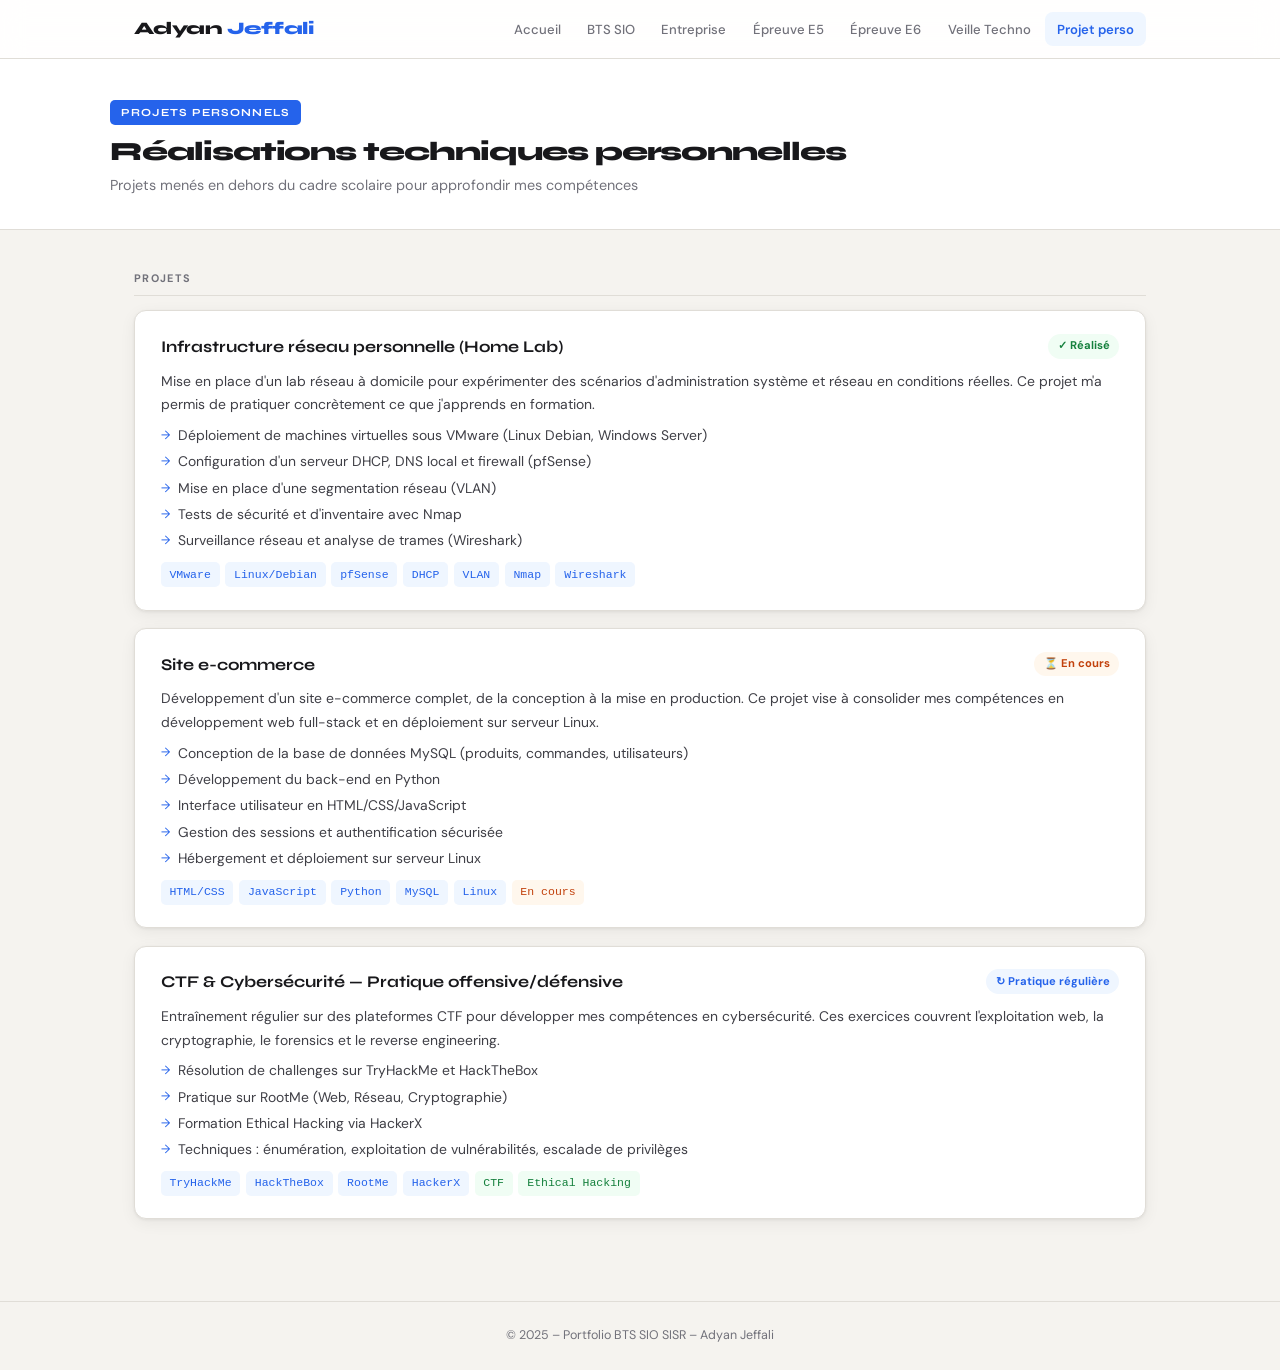
<file: projet.html>
<!DOCTYPE html>
<html lang="fr">
<head>
  <meta charset="UTF-8">
  <meta name="viewport" content="width=device-width, initial-scale=1.0">
  <title>Projet Personnel – Adyan Jeffali</title>
  <link href="https://fonts.googleapis.com/css2?family=Syne:wght@400;600;700;800&family=DM+Sans:ital,wght@0,300;0,400;0,500;1,300&display=swap" rel="stylesheet">
  <link rel="stylesheet" href="style.css">
</head>
<body><nav>
  <div class="nav-wrap">
    <a class="nav-logo" href="index.html">Adyan <span>Jeffali</span></a>
    <ul class="nav-links">
      <li><a href="index.html" >Accueil</a></li>
      <li><a href="bts-sio.html" >BTS SIO</a></li>
      <li><a href="experiences.html" >Entreprise</a></li>
      <li><a href="e5.html" >Épreuve E5</a></li>
      <li><a href="e6.html" >Épreuve E6</a></li>
      <li><a href="veille.html" >Veille Techno</a></li>
      <li><a href="projet.html" class="active">Projet perso</a></li>
    </ul>
  </div>
</nav>
<div class="page-hero">
  <div class="page-hero-inner">
    <span class="eyebrow">Projets personnels</span>
    <h1>Réalisations techniques personnelles</h1>
    <p>Projets menés en dehors du cadre scolaire pour approfondir mes compétences</p>
  </div>
</div>

<main>
  <p class="label">Projets</p>

  <div class="proj-card">
    <div class="proj-head">
      <div class="proj-title">Infrastructure réseau personnelle (Home Lab)</div>
      <span class="status-badge done">✓ Réalisé</span>
    </div>
    <p class="exp-desc">Mise en place d'un lab réseau à domicile pour expérimenter des scénarios d'administration système et réseau en conditions réelles. Ce projet m'a permis de pratiquer concrètement ce que j'apprends en formation.</p>
    <ul class="missions" style="margin-top:.5rem">
      <li>Déploiement de machines virtuelles sous VMware (Linux Debian, Windows Server)</li>
      <li>Configuration d'un serveur DHCP, DNS local et firewall (pfSense)</li>
      <li>Mise en place d'une segmentation réseau (VLAN)</li>
      <li>Tests de sécurité et d'inventaire avec Nmap</li>
      <li>Surveillance réseau et analyse de trames (Wireshark)</li>
    </ul>
    <div class="chips" style="margin-top:.65rem">
      <span class="chip">VMware</span>
      <span class="chip">Linux/Debian</span>
      <span class="chip">pfSense</span>
      <span class="chip">DHCP</span>
      <span class="chip">VLAN</span>
      <span class="chip">Nmap</span>
      <span class="chip">Wireshark</span>
    </div>
  </div>

  <div class="proj-card">
    <div class="proj-head">
      <div class="proj-title">Site e-commerce</div>
      <span class="status-badge wip">⏳ En cours</span>
    </div>
    <p class="exp-desc">Développement d'un site e-commerce complet, de la conception à la mise en production. Ce projet vise à consolider mes compétences en développement web full-stack et en déploiement sur serveur Linux.</p>
    <ul class="missions" style="margin-top:.5rem">
      <li>Conception de la base de données MySQL (produits, commandes, utilisateurs)</li>
      <li>Développement du back-end en Python</li>
      <li>Interface utilisateur en HTML/CSS/JavaScript</li>
      <li>Gestion des sessions et authentification sécurisée</li>
      <li>Hébergement et déploiement sur serveur Linux</li>
    </ul>
    <div class="chips" style="margin-top:.65rem">
      <span class="chip">HTML/CSS</span>
      <span class="chip">JavaScript</span>
      <span class="chip">Python</span>
      <span class="chip">MySQL</span>
      <span class="chip">Linux</span>
      <span class="chip orange">En cours</span>
    </div>
  </div>

  <div class="proj-card">
    <div class="proj-head">
      <div class="proj-title">CTF &amp; Cybersécurité — Pratique offensive/défensive</div>
      <span class="status-badge active">↻ Pratique régulière</span>
    </div>
    <p class="exp-desc">Entraînement régulier sur des plateformes CTF pour développer mes compétences en cybersécurité. Ces exercices couvrent l'exploitation web, la cryptographie, le forensics et le reverse engineering.</p>
    <ul class="missions" style="margin-top:.5rem">
      <li>Résolution de challenges sur TryHackMe et HackTheBox</li>
      <li>Pratique sur RootMe (Web, Réseau, Cryptographie)</li>
      <li>Formation Ethical Hacking via HackerX</li>
      <li>Techniques : énumération, exploitation de vulnérabilités, escalade de privilèges</li>
    </ul>
    <div class="chips" style="margin-top:.65rem">
      <span class="chip">TryHackMe</span>
      <span class="chip">HackTheBox</span>
      <span class="chip">RootMe</span>
      <span class="chip">HackerX</span>
      <span class="chip green">CTF</span>
      <span class="chip green">Ethical Hacking</span>
    </div>
  </div>

</main>
<footer>© 2025 – Portfolio BTS SIO SISR – Adyan Jeffali</footer>
</body>
</html>
</file>
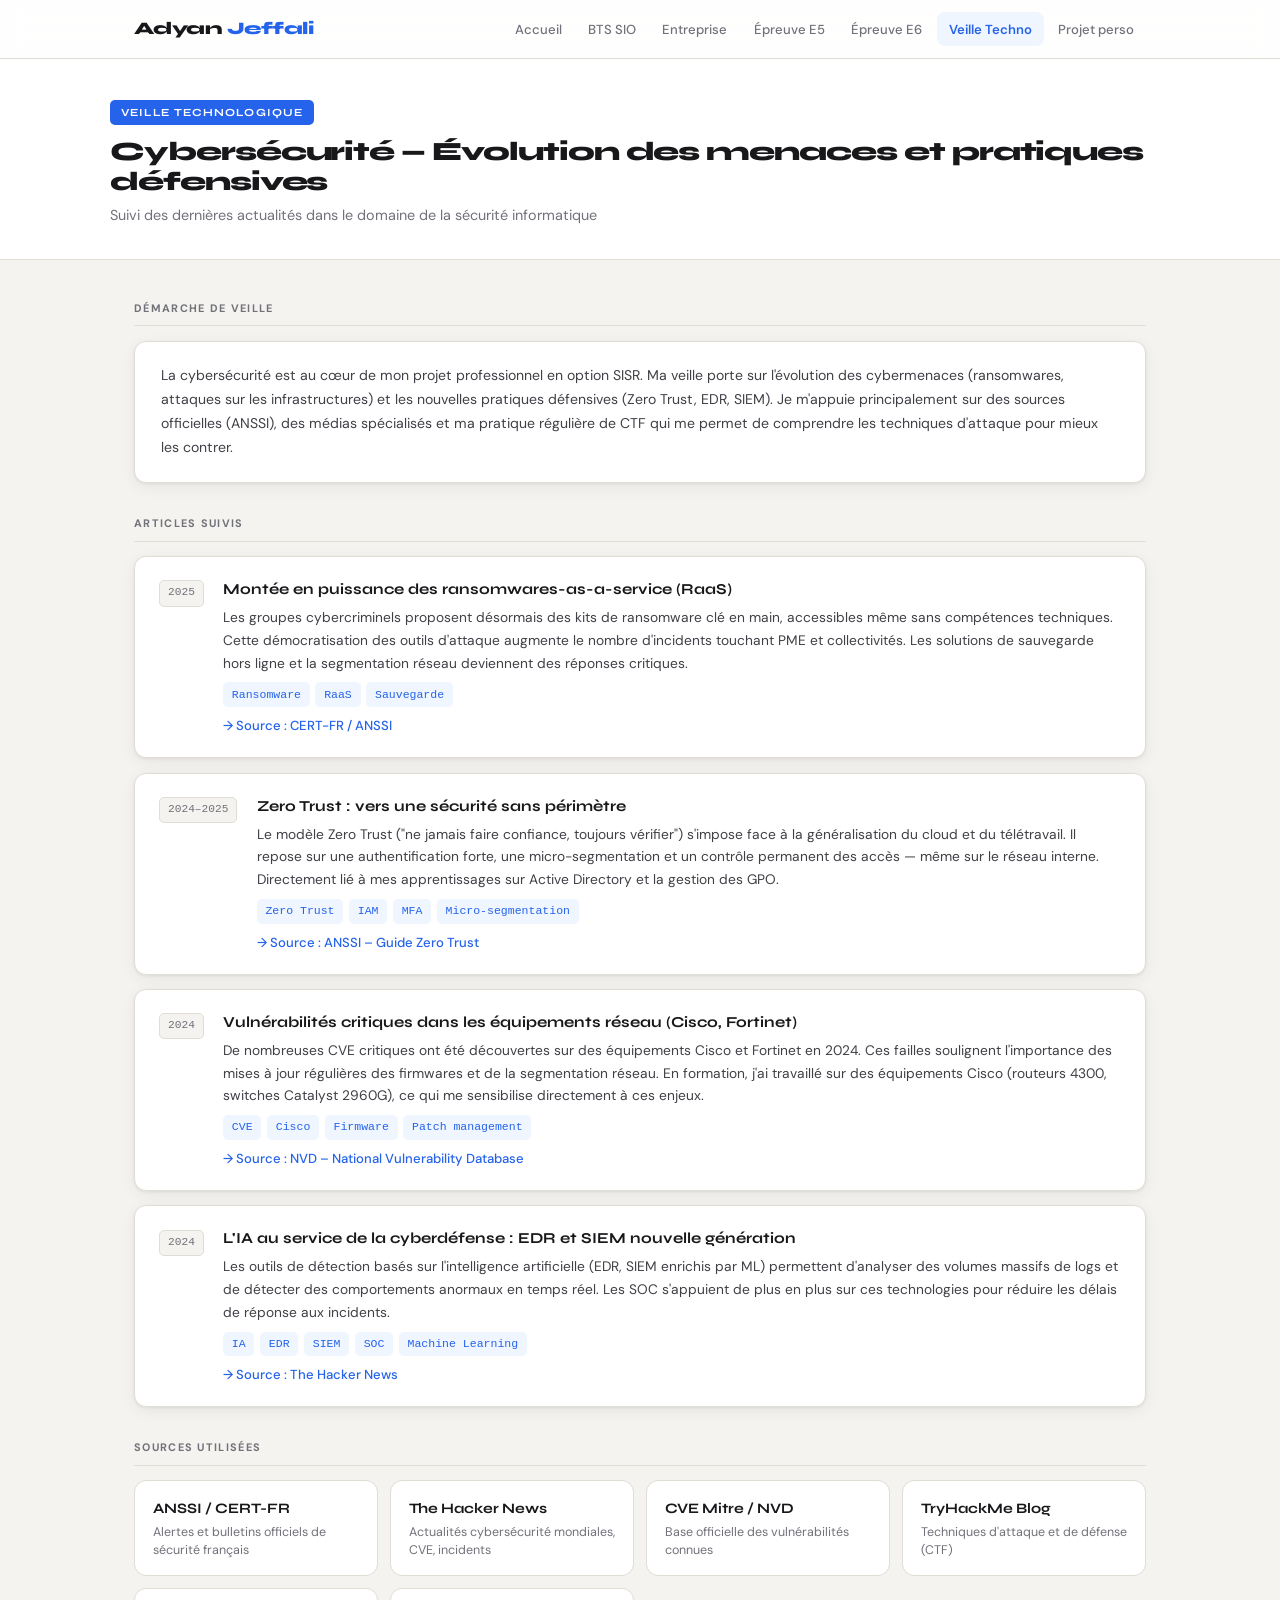
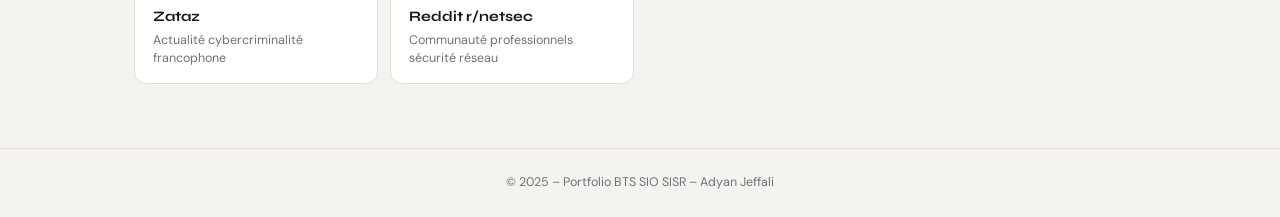
<file: veille.html>
<!DOCTYPE html>
<html lang="fr">
<head>
  <meta charset="UTF-8">
  <meta name="viewport" content="width=device-width, initial-scale=1.0">
  <title>Veille Technologique – Adyan Jeffali</title>
  <link href="https://fonts.googleapis.com/css2?family=Syne:wght@400;600;700;800&family=DM+Sans:ital,wght@0,300;0,400;0,500;1,300&display=swap" rel="stylesheet">
  <link rel="stylesheet" href="style.css">
</head>
<body><nav>
  <div class="nav-wrap">
    <a class="nav-logo" href="index.html">Adyan <span>Jeffali</span></a>
    <ul class="nav-links">
      <li><a href="index.html" >Accueil</a></li>
      <li><a href="bts-sio.html" >BTS SIO</a></li>
      <li><a href="experiences.html" >Entreprise</a></li>
      <li><a href="e5.html" >Épreuve E5</a></li>
      <li><a href="e6.html" >Épreuve E6</a></li>
      <li><a href="veille.html" class="active">Veille Techno</a></li>
      <li><a href="projet.html" >Projet perso</a></li>
    </ul>
  </div>
</nav>
<div class="page-hero">
  <div class="page-hero-inner">
    <span class="eyebrow">Veille Technologique</span>
    <h1>Cybersécurité — Évolution des menaces et pratiques défensives</h1>
    <p>Suivi des dernières actualités dans le domaine de la sécurité informatique</p>
  </div>
</div>

<main>

  <section style="margin-bottom:2rem">
    <p class="label">Démarche de veille</p>
    <div class="card">
      <p>La cybersécurité est au cœur de mon projet professionnel en option SISR. Ma veille porte sur l'évolution des cybermenaces (ransomwares, attaques sur les infrastructures) et les nouvelles pratiques défensives (Zero Trust, EDR, SIEM). Je m'appuie principalement sur des sources officielles (ANSSI), des médias spécialisés et ma pratique régulière de CTF qui me permet de comprendre les techniques d'attaque pour mieux les contrer.</p>
    </div>
  </section>

  <section style="margin-bottom:2rem">
    <p class="label">Articles suivis</p>

    <div class="veille-item">
      <span class="vi-date">2025</span>
      <div class="vi-body">
        <h4>Montée en puissance des ransomwares-as-a-service (RaaS)</h4>
        <p>Les groupes cybercriminels proposent désormais des kits de ransomware clé en main, accessibles même sans compétences techniques. Cette démocratisation des outils d'attaque augmente le nombre d'incidents touchant PME et collectivités. Les solutions de sauvegarde hors ligne et la segmentation réseau deviennent des réponses critiques.</p>
        <div class="chips" style="margin-top:.5rem"><span class="chip">Ransomware</span><span class="chip">RaaS</span><span class="chip">Sauvegarde</span></div>
        <a href="https://www.cert.ssi.gouv.fr/" target="_blank">→ Source : CERT-FR / ANSSI</a>
      </div>
    </div>

    <div class="veille-item">
      <span class="vi-date">2024–2025</span>
      <div class="vi-body">
        <h4>Zero Trust : vers une sécurité sans périmètre</h4>
        <p>Le modèle Zero Trust ("ne jamais faire confiance, toujours vérifier") s'impose face à la généralisation du cloud et du télétravail. Il repose sur une authentification forte, une micro-segmentation et un contrôle permanent des accès — même sur le réseau interne. Directement lié à mes apprentissages sur Active Directory et la gestion des GPO.</p>
        <div class="chips" style="margin-top:.5rem"><span class="chip">Zero Trust</span><span class="chip">IAM</span><span class="chip">MFA</span><span class="chip">Micro-segmentation</span></div>
        <a href="https://www.ssi.gouv.fr/guide/le-modele-zero-trust/" target="_blank">→ Source : ANSSI – Guide Zero Trust</a>
      </div>
    </div>

    <div class="veille-item">
      <span class="vi-date">2024</span>
      <div class="vi-body">
        <h4>Vulnérabilités critiques dans les équipements réseau (Cisco, Fortinet)</h4>
        <p>De nombreuses CVE critiques ont été découvertes sur des équipements Cisco et Fortinet en 2024. Ces failles soulignent l'importance des mises à jour régulières des firmwares et de la segmentation réseau. En formation, j'ai travaillé sur des équipements Cisco (routeurs 4300, switches Catalyst 2960G), ce qui me sensibilise directement à ces enjeux.</p>
        <div class="chips" style="margin-top:.5rem"><span class="chip">CVE</span><span class="chip">Cisco</span><span class="chip">Firmware</span><span class="chip">Patch management</span></div>
        <a href="https://nvd.nist.gov/" target="_blank">→ Source : NVD – National Vulnerability Database</a>
      </div>
    </div>

    <div class="veille-item">
      <span class="vi-date">2024</span>
      <div class="vi-body">
        <h4>L'IA au service de la cyberdéfense : EDR et SIEM nouvelle génération</h4>
        <p>Les outils de détection basés sur l'intelligence artificielle (EDR, SIEM enrichis par ML) permettent d'analyser des volumes massifs de logs et de détecter des comportements anormaux en temps réel. Les SOC s'appuient de plus en plus sur ces technologies pour réduire les délais de réponse aux incidents.</p>
        <div class="chips" style="margin-top:.5rem"><span class="chip">IA</span><span class="chip">EDR</span><span class="chip">SIEM</span><span class="chip">SOC</span><span class="chip">Machine Learning</span></div>
        <a href="https://thehackernews.com/" target="_blank">→ Source : The Hacker News</a>
      </div>
    </div>

  </section>

  <section>
    <p class="label">Sources utilisées</p>
    <div class="sources-grid">
      <div class="source-card"><div class="source-name">ANSSI / CERT-FR</div><div class="source-desc">Alertes et bulletins officiels de sécurité français</div></div>
      <div class="source-card"><div class="source-name">The Hacker News</div><div class="source-desc">Actualités cybersécurité mondiales, CVE, incidents</div></div>
      <div class="source-card"><div class="source-name">CVE Mitre / NVD</div><div class="source-desc">Base officielle des vulnérabilités connues</div></div>
      <div class="source-card"><div class="source-name">TryHackMe Blog</div><div class="source-desc">Techniques d'attaque et de défense (CTF)</div></div>
      <div class="source-card"><div class="source-name">Zataz</div><div class="source-desc">Actualité cybercriminalité francophone</div></div>
      <div class="source-card"><div class="source-name">Reddit r/netsec</div><div class="source-desc">Communauté professionnels sécurité réseau</div></div>
    </div>
  </section>

</main>
<footer>© 2025 – Portfolio BTS SIO SISR – Adyan Jeffali</footer>
</body>
</html>
</file>
<file: style.css>
@import url('https://fonts.googleapis.com/css2?family=Syne:wght@400;600;700;800&family=DM+Sans:ital,wght@0,300;0,400;0,500;1,300&display=swap');

*, *::before, *::after { box-sizing: border-box; margin: 0; padding: 0; }

:root {
  --bg:       #f5f3ef;
  --surface:  #ffffff;
  --border:   #e0ddd7;
  --text:     #18181b;
  --muted:    #71717a;
  --accent:   #2563eb;
  --accent2:  #1d4ed8;
  --light:    #eff6ff;
  --dark:     #1e3a8a;
  --radius:   12px;
  --shadow:   0 1px 3px rgba(0,0,0,.06), 0 4px 16px rgba(0,0,0,.06);
}

html { scroll-behavior: smooth; }
body { font-family: 'DM Sans', sans-serif; background: var(--bg); color: var(--text); min-height: 100vh; font-size: 15px; line-height: 1.6; }

/* ── NAV ── */
nav {
  position: sticky; top: 0; z-index: 200;
  background: rgba(255,255,255,.92);
  backdrop-filter: blur(12px);
  border-bottom: 1px solid var(--border);
}
.nav-wrap {
  max-width: 1060px; margin: 0 auto;
  display: flex; align-items: center; justify-content: space-between;
  padding: 0 1.5rem; height: 58px;
}
.nav-logo {
  font-family: 'Syne', sans-serif; font-weight: 800; font-size: 1.1rem;
  color: var(--text); text-decoration: none; letter-spacing: -.03em;
}
.nav-logo span { color: var(--accent); }
.nav-links { display: flex; gap: .15rem; list-style: none; }
.nav-links a {
  display: block; text-decoration: none; font-size: .82rem; font-weight: 500;
  color: var(--muted); padding: .4rem .75rem; border-radius: 8px; transition: all .15s;
}
.nav-links a:hover { color: var(--accent); background: var(--light); }
.nav-links a.active { color: var(--accent); background: var(--light); font-weight: 600; }

/* ── HERO ── */
.hero {
  background: var(--surface); border-bottom: 1px solid var(--border);
  padding: 3.5rem 1.5rem 3rem;
}
.hero-inner { max-width: 1060px; margin: 0 auto; display: flex; gap: 2.5rem; align-items: center; }
.avatar {
  width: 88px; height: 88px; border-radius: 50%; flex-shrink: 0;
  background: linear-gradient(135deg, var(--dark), var(--accent));
  display: flex; align-items: center; justify-content: center;
  font-family: 'Syne', sans-serif; font-size: 1.8rem; font-weight: 800; color: #fff;
  letter-spacing: -.04em;
}
.hero-text h1 {
  font-family: 'Syne', sans-serif; font-size: 2.1rem; font-weight: 800;
  letter-spacing: -.05em; line-height: 1.05; color: var(--text);
}
.hero-text h1 em { color: var(--accent); font-style: normal; }
.hero-sub { color: var(--muted); margin-top: .45rem; font-size: .95rem; }
.hero-meta { margin-top: .5rem; font-size: .8rem; color: var(--muted); font-family: monospace; }
.badge {
  display: inline-flex; align-items: center; gap: .35rem;
  background: var(--light); color: var(--accent); border: 1px solid #bfdbfe;
  font-size: .75rem; font-weight: 600; padding: .25rem .75rem; border-radius: 20px; margin-top: .8rem;
}

/* ── PAGE HEADER (inner pages) ── */
.page-hero {
  background: var(--surface); border-bottom: 1px solid var(--border);
  padding: 2.5rem 1.5rem 2rem;
}
.page-hero-inner { max-width: 1060px; margin: 0 auto; }
.eyebrow {
  display: inline-block; background: var(--accent); color: #fff;
  font-family: 'Syne', sans-serif; font-size: .68rem; font-weight: 700;
  letter-spacing: .1em; text-transform: uppercase;
  padding: .22rem .7rem; border-radius: 5px; margin-bottom: .75rem;
}
.page-hero h1 {
  font-family: 'Syne', sans-serif; font-size: 1.65rem; font-weight: 800;
  letter-spacing: -.04em; line-height: 1.15;
}
.page-hero p { color: var(--muted); margin-top: .4rem; font-size: .9rem; }

/* ── MAIN WRAPPER ── */
main { max-width: 1060px; margin: 0 auto; padding: 2.5rem 1.5rem 4rem; }

/* ── SECTION LABEL ── */
.label {
  font-size: .68rem; font-weight: 700; letter-spacing: .12em; text-transform: uppercase;
  color: var(--muted); margin-bottom: .9rem; padding-bottom: .5rem;
  border-bottom: 1px solid var(--border);
}

/* ── CARD ── */
.card {
  background: var(--surface); border: 1px solid var(--border);
  border-radius: var(--radius); padding: 1.4rem 1.6rem;
  box-shadow: var(--shadow); margin-bottom: 1rem;
}
.card + .card { margin-top: 0; }
.card h3 { font-family: 'Syne', sans-serif; font-weight: 700; font-size: 1rem; margin-bottom: .3rem; }
.card p { font-size: .88rem; color: #3f3f46; line-height: 1.7; }

/* ── CHIPS / TAGS ── */
.chips { display: flex; flex-wrap: wrap; gap: .35rem; margin-top: .65rem; }
.chip {
  font-size: .72rem; font-weight: 500; padding: .2rem .55rem; border-radius: 5px;
  font-family: monospace; background: var(--light); color: var(--accent);
}
.chip.gray { background: #f4f4f5; color: #52525b; }
.chip.green { background: #f0fdf4; color: #15803d; }
.chip.orange { background: #fff7ed; color: #c2410c; }

/* ── SKILLS GRID ── */
.skills-grid { display: grid; grid-template-columns: repeat(auto-fill, minmax(210px,1fr)); gap: .8rem; }
.skill-block {
  background: var(--surface); border: 1px solid var(--border);
  border-radius: var(--radius); padding: 1.1rem 1.2rem;
}
.skill-block .sk-label {
  font-size: .68rem; font-weight: 700; text-transform: uppercase; letter-spacing: .08em;
  color: var(--muted); margin-bottom: .55rem;
}

/* ── EXPERIENCE CARD ── */
.exp-card {
  background: var(--surface); border: 1px solid var(--border);
  border-radius: var(--radius); padding: 1.4rem 1.6rem; box-shadow: var(--shadow); margin-bottom: 1.1rem;
}
.exp-head { display: flex; justify-content: space-between; align-items: flex-start; gap: 1rem; flex-wrap: wrap; margin-bottom: .6rem; }
.exp-title { font-family: 'Syne', sans-serif; font-weight: 700; font-size: 1.02rem; }
.exp-company { color: var(--accent); font-size: .88rem; font-weight: 500; margin-top: .1rem; }
.exp-period {
  font-size: .75rem; color: var(--muted); font-family: monospace;
  background: var(--bg); border: 1px solid var(--border);
  padding: .22rem .6rem; border-radius: 6px; white-space: nowrap;
}
.exp-desc { font-size: .87rem; color: #3f3f46; line-height: 1.7; }
.missions { list-style: none; margin-top: .5rem; display: grid; gap: .3rem; }
.missions li { font-size: .87rem; padding-left: 1.1rem; position: relative; color: #3f3f46; line-height: 1.55; }
.missions li::before { content: '→'; position: absolute; left: 0; color: var(--accent); font-size: .75rem; top: .06rem; }

/* ── INFO ROW ── */
.info-row { display: flex; gap: .9rem; flex-wrap: wrap; margin-bottom: 1rem; }
.info-item {
  flex: 1; min-width: 170px; background: var(--surface); border: 1px solid var(--border);
  border-radius: var(--radius); padding: 1rem 1.2rem;
}
.info-item .il { font-size: .68rem; font-weight: 700; text-transform: uppercase; letter-spacing: .08em; color: var(--muted); }
.info-item .iv { font-size: .95rem; font-weight: 600; margin-top: .25rem; }
.info-item .is { font-size: .78rem; color: var(--muted); margin-top: .1rem; }

/* ── PROJECT ── */
.proj-card {
  background: var(--surface); border: 1px solid var(--border);
  border-radius: var(--radius); padding: 1.4rem 1.6rem; box-shadow: var(--shadow); margin-bottom: 1.1rem;
}
.proj-head { display: flex; justify-content: space-between; align-items: flex-start; gap: 1rem; flex-wrap: wrap; margin-bottom: .6rem; }
.proj-title { font-family: 'Syne', sans-serif; font-weight: 700; font-size: 1.02rem; }
.status-badge { font-size: .7rem; font-weight: 700; padding: .22rem .6rem; border-radius: 20px; }
.status-badge.done { background: #f0fdf4; color: #15803d; }
.status-badge.wip  { background: #fff7ed; color: #c2410c; }
.status-badge.active { background: var(--light); color: var(--accent); }

/* ── VEILLE ── */
.veille-item {
  background: var(--surface); border: 1px solid var(--border);
  border-radius: var(--radius); padding: 1.25rem 1.5rem; box-shadow: var(--shadow); margin-bottom: .9rem;
  display: flex; gap: 1.2rem;
}
.vi-date {
  font-size: .7rem; font-family: monospace; color: var(--muted);
  background: var(--bg); border: 1px solid var(--border); padding: .2rem .5rem;
  border-radius: 5px; white-space: nowrap; height: fit-content; margin-top: .2rem;
}
.vi-body h4 { font-family: 'Syne', sans-serif; font-weight: 700; font-size: .95rem; margin-bottom: .3rem; }
.vi-body p { font-size: .86rem; color: #3f3f46; line-height: 1.65; }
.vi-body a { color: var(--accent); font-size: .82rem; font-weight: 500; text-decoration: none; display: inline-block; margin-top: .5rem; }
.vi-body a:hover { text-decoration: underline; }

/* ── E-PREUVES ── */
.sp-card {
  background: var(--surface); border: 1px solid var(--border);
  border-radius: var(--radius); padding: 1.5rem 1.6rem; box-shadow: var(--shadow); margin-bottom: 1.2rem;
}
.sp-head { display: flex; justify-content: space-between; align-items: flex-start; gap: 1rem; flex-wrap: wrap; margin-bottom: .7rem; }
.sp-title { font-family: 'Syne', sans-serif; font-weight: 700; font-size: 1.02rem; }
.sp-ctx { font-size: .75rem; color: var(--muted); font-family: monospace; background: var(--bg); border: 1px solid var(--border); padding: .22rem .6rem; border-radius: 6px; white-space: nowrap; }
.sp-body p { font-size: .87rem; color: #3f3f46; line-height: 1.7; margin-bottom: .5rem; }
.comp-grid { display: grid; grid-template-columns: repeat(auto-fill, minmax(215px,1fr)); gap: .65rem; margin-top: .5rem; }
.comp-item { background: var(--light); border: 1px solid #bfdbfe; border-radius: 8px; padding: .7rem 1rem; font-size: .82rem; font-weight: 500; color: var(--accent); }

/* ── DOC LINK BUTTON ── */
.doc-link {
  display: inline-flex; align-items: center; gap: .4rem;
  background: var(--accent); color: #fff; text-decoration: none;
  font-size: .82rem; font-weight: 600; padding: .5rem 1.1rem;
  border-radius: 8px; transition: background .15s; margin-top: .75rem; margin-right: .5rem;
}
.doc-link:hover { background: var(--accent2); }
.doc-link.outline { background: transparent; color: var(--accent); border: 1.5px solid var(--accent); }
.doc-link.outline:hover { background: var(--light); }

/* ── SOURCES GRID ── */
.sources-grid { display: grid; grid-template-columns: repeat(auto-fill, minmax(195px,1fr)); gap: .75rem; }
.source-card { background: var(--surface); border: 1px solid var(--border); border-radius: var(--radius); padding: 1rem 1.1rem; }
.source-name { font-family: 'Syne', sans-serif; font-weight: 700; font-size: .9rem; }
.source-desc { font-size: .78rem; color: var(--muted); margin-top: .25rem; line-height: 1.4; }

footer {
  border-top: 1px solid var(--border); padding: 1.5rem;
  text-align: center; color: var(--muted); font-size: .78rem;
}
</file>
